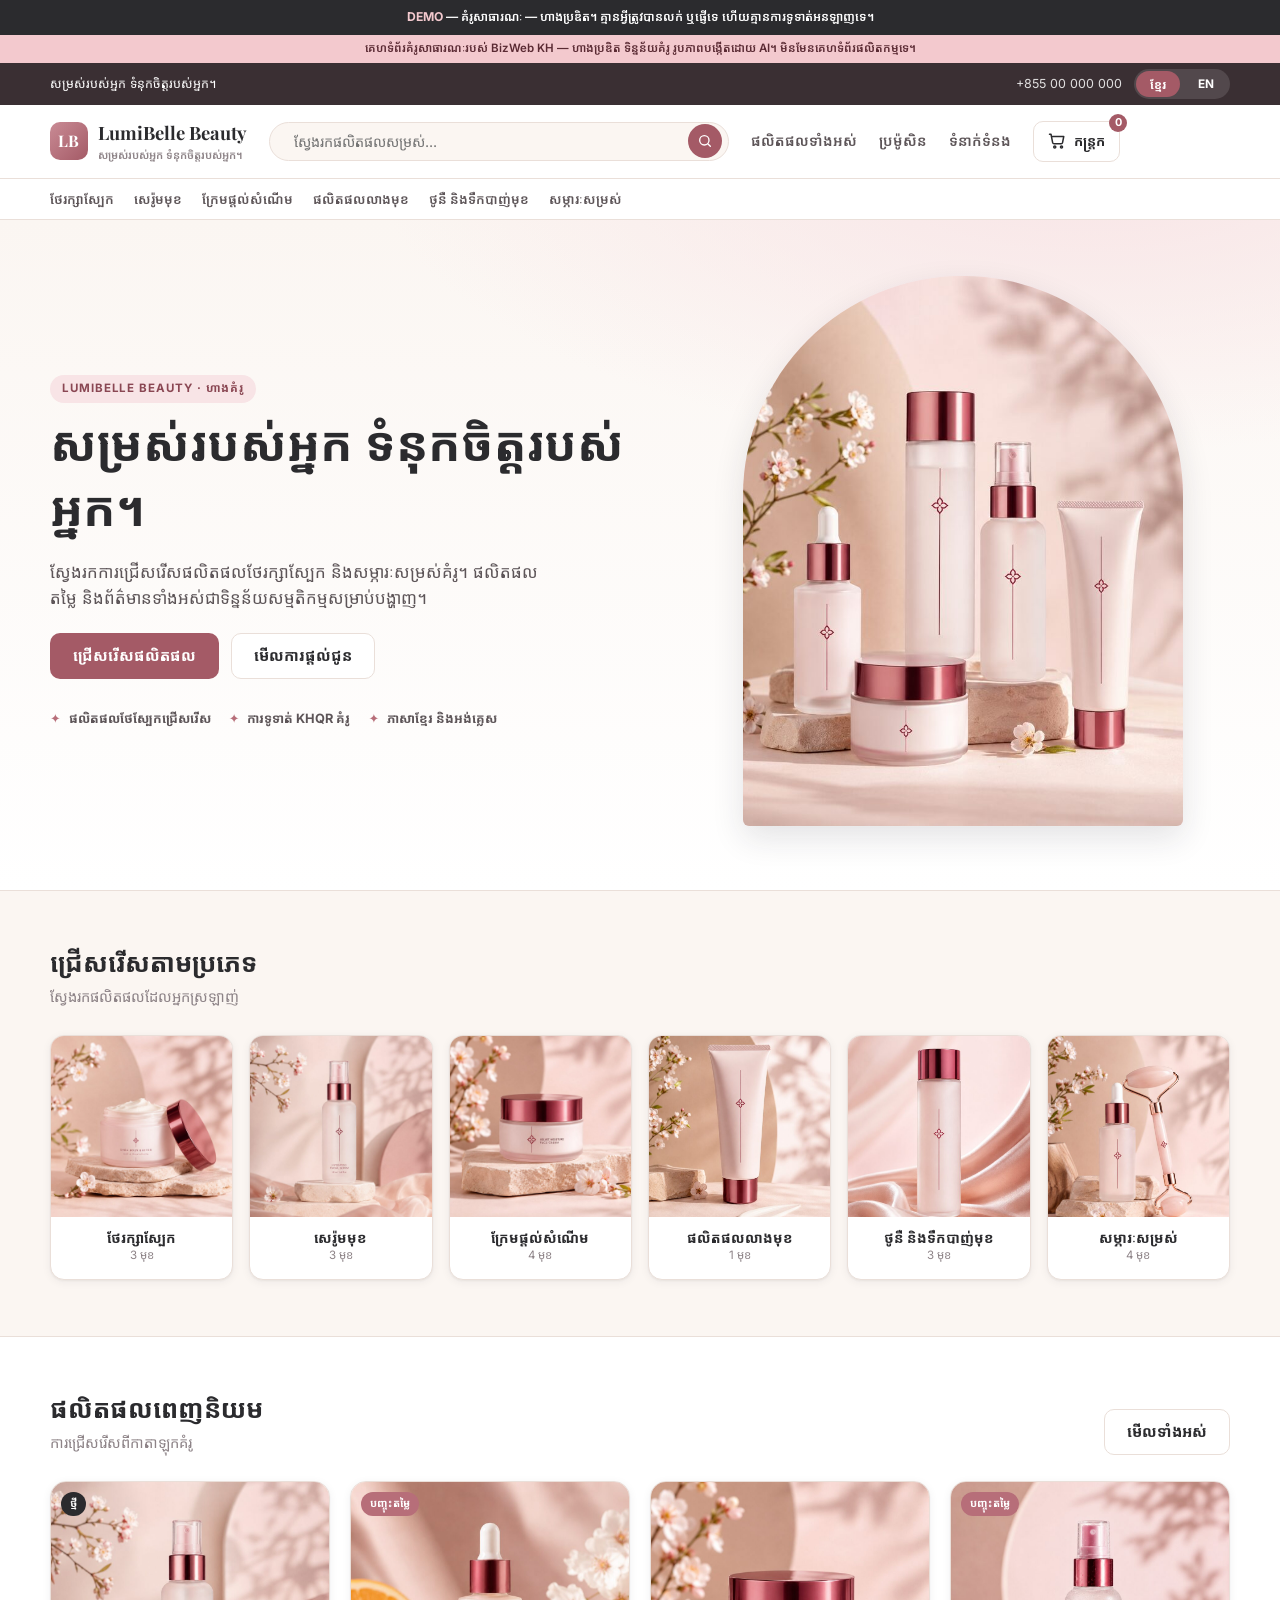
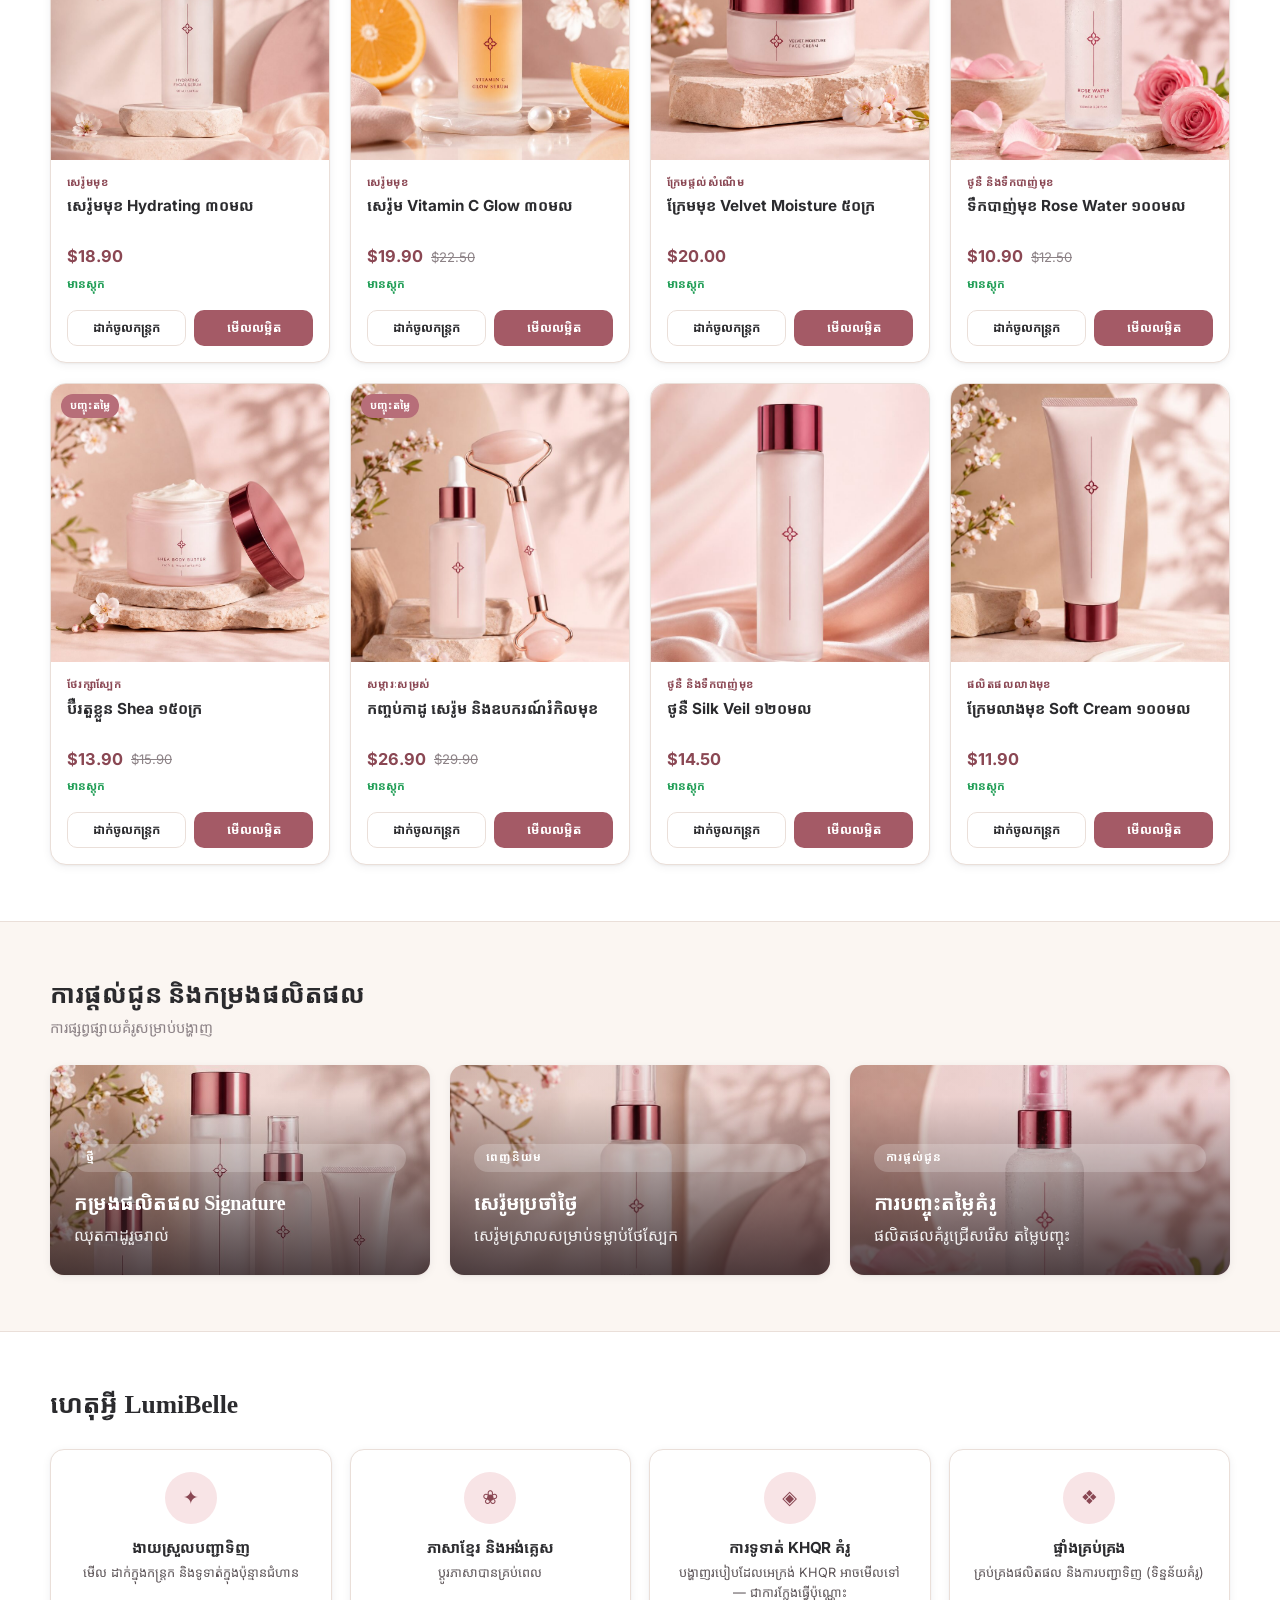
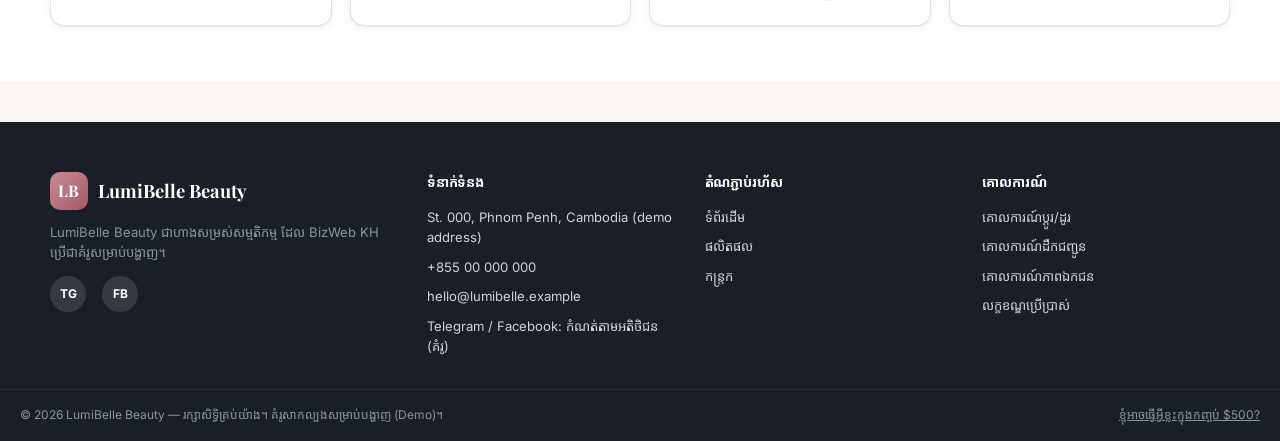
<file: index.html>
<!DOCTYPE html>
<html lang="km">
<head>
<meta charset="UTF-8">
<meta name="viewport" content="width=device-width, initial-scale=1.0">
<title>LumiBelle Beauty — Your Beauty, Your Confidence. (Demo)</title>
<link rel="icon" href="data:image/svg+xml,%3Csvg xmlns='http://www.w3.org/2000/svg' viewBox='0 0 64 64'%3E%3Cdefs%3E%3ClinearGradient id='g' x1='0' y1='0' x2='1' y2='1'%3E%3Cstop offset='0' stop-color='%23c98b95'/%3E%3Cstop offset='1' stop-color='%23a45a66'/%3E%3C/linearGradient%3E%3C/defs%3E%3Crect width='64' height='64' rx='16' fill='url(%23g)'/%3E%3Ctext x='32' y='43' font-size='28' font-weight='700' text-anchor='middle' font-family='Georgia,serif' fill='white'%3ELB%3C/text%3E%3C/svg%3E">
<meta name="theme-color" content="#a45a66">
<meta name="description" content="LumiBelle Beauty — fictional skincare and cosmetics demo store by BizWeb KH. Simulated checkout, no real payments.">
<meta name="robots" content="noindex">
<link rel="stylesheet" href="css/style.css">
</head>
<body>

<div id="site-header" data-root="" data-active="home"></div>

<section class="hero">
  <div class="container">
    <div>
      <span class="eyebrow" data-i18n="hero_eyebrow">LumiBelle Beauty · Demo store</span>
      <h1 data-i18n="hero_title">Your Beauty, Your Confidence.</h1>
      <p class="lead" data-i18n="hero_desc">Explore a curated sample collection of skincare and beauty essentials. All products, prices and details are fictional demo data.</p>
      <div class="hero-cta">
        <a href="shop/index.html" class="btn btn-primary" data-i18n="hero_shop_now">Shop the Collection</a>
        <a href="shop/index.html?promo=1" class="btn btn-outline" data-i18n="hero_view_promo">View Offers</a>
      </div>
      <div class="hero-badges">
        <div class="badge-item"><span data-i18n="hero_badge_secure">Curated skincare</span></div>
        <div class="badge-item"><span data-i18n="hero_badge_khqr">Demo KHQR checkout</span></div>
        <div class="badge-item"><span data-i18n="hero_badge_support">Khmer &amp; English</span></div>
      </div>
    </div>
    <div class="hero-art">
      <div class="arch"><img src="images/collection-set.jpg" alt="LumiBelle Beauty sample skincare collection" width="440" height="550"></div>
    </div>
  </div>
</section>

<section class="section">
  <div class="container">
    <div class="section-head">
      <div>
        <h2 data-i18n="sec_categories">Shop by Category</h2>
        <p class="sub" data-i18n="sec_categories_sub">Find your next favourite</p>
      </div>
    </div>
    <div class="grid-cats" id="cat-grid"></div>
  </div>
</section>

<section class="section" style="background:#fff;border-top:1px solid var(--line);border-bottom:1px solid var(--line);">
  <div class="container">
    <div class="section-head">
      <div>
        <h2 data-i18n="sec_featured">Featured Products</h2>
        <p class="sub" data-i18n="sec_featured_sub">A curated selection from the demo catalogue</p>
      </div>
      <a href="shop/index.html" class="btn btn-outline" data-i18n="sec_view_all">View All</a>
    </div>
    <div class="grid-products" id="featured-grid"></div>
  </div>
</section>

<section class="section">
  <div class="container">
    <div class="section-head">
      <div>
        <h2 data-i18n="sec_promo">Offers &amp; Collections</h2>
        <p class="sub" data-i18n="sec_promo_sub">Sample promotions for demonstration</p>
      </div>
    </div>
    <div class="promo-grid">
      <a href="shop/index.html?cat=essentials" class="promo-card p1">
        <span class="eyebrow" data-i18n="promo1_tag">New</span>
        <h3 data-i18n="promo1_title">Signature Collection</h3>
        <p style="color:#fff;opacity:.9;margin:0;" data-i18n="promo1_desc">Gift-ready sets</p>
      </a>
      <a href="shop/index.html?cat=serum" class="promo-card p2">
        <span class="eyebrow" data-i18n="promo2_tag">Popular</span>
        <h3 data-i18n="promo2_title">Daily Serums</h3>
        <p style="color:#fff;opacity:.9;margin:0;" data-i18n="promo2_desc">Lightweight serums for your routine</p>
      </a>
      <a href="shop/index.html?sale=1" class="promo-card p3">
        <span class="eyebrow" data-i18n="promo3_tag">Offers</span>
        <h3 data-i18n="promo3_title">Sample offers</h3>
        <p style="color:#fff;opacity:.9;margin:0;" data-i18n="promo3_desc">Selected demo items at sale prices</p>
      </a>
    </div>
  </div>
</section>

<section class="section" style="background:#fff;border-top:1px solid var(--line);">
  <div class="container">
    <div class="section-head"><h2 data-i18n="sec_why">Why LumiBelle</h2></div>
    <div class="trust-grid">
      <div class="trust-item"><div class="icon">✦</div><h4 data-i18n="why1_title">Easy ordering</h4><p data-i18n="why1_desc">Browse, add to cart and check out in a few steps</p></div>
      <div class="trust-item"><div class="icon">❀</div><h4 data-i18n="why2_title">Khmer &amp; English</h4><p data-i18n="why2_desc">Switch language at any time</p></div>
      <div class="trust-item"><div class="icon">◈</div><h4 data-i18n="why3_title">Demo KHQR checkout</h4><p data-i18n="why3_desc">Shows how a KHQR payment screen could look — simulated only</p></div>
      <div class="trust-item"><div class="icon">❖</div><h4 data-i18n="why4_title">Admin dashboard</h4><p data-i18n="why4_desc">Manage products and orders (demo data)</p></div>
    </div>
  </div>
</section>

<div id="site-footer" data-root=""></div>

<script src="js/i18n.js"></script>
<script src="js/config.js"></script>
<script src="js/data.js"></script>
<script src="js/app.js"></script>
<script src="js/layout.js"></script>
<script>
document.addEventListener("DOMContentLoaded", ()=>{
  // categories (photo cards)
  const catGrid = document.getElementById("cat-grid");
  CATEGORIES.forEach(c=>{
    const count = PRODUCTS.filter(p=>p.category===c.id).length;
    const a = document.createElement("a");
    a.href = "shop/index.html?cat="+c.id;
    a.className = "cat-card";
    a.innerHTML = `<div class="cimg"><img src="${c.cover}" alt="" loading="lazy"></div><div class="ctext"><div class="name" data-i18n="${c.key}"></div><div class="count">${count} <span data-i18n="items_word">items</span></div></div>`;
    catGrid.appendChild(a);
  });

  // featured products (first 8)
  const featured = document.getElementById("featured-grid");
  FEATURED().forEach(p=> featured.appendChild(renderProductCard(p)));

  applyI18n();
});

const FEATURED_IDS = ["LB001","LB002","LB008","LB006","LB014","LB016","LB005","LB007"];
function FEATURED(){ return FEATURED_IDS.map(id=>PRODUCTS.find(p=>p.id===id)).filter(Boolean); }
function renderProductCard(p){
  const wrap = document.createElement("div");
  wrap.className = "product-card";
  const badge = badgeLabel(p.badge);
  const stock = stockInfo(p.stock);
  const name = getLang()==="km" ? p.nameKm : p.name;
  wrap.innerHTML = `
    <a href="product/index.html?id=${p.id}" class="thumb">
      <img src="${imgSrc(p.img)}" alt="${p.name}" loading="lazy">
      ${badge ? `<span class="tag ${badge.cls}">${badge.text}</span>` : ""}
    </a>
    <div class="body">
      <span class="cat" data-i18n="cat_${p.category}"></span>
      <a href="product/index.html?id=${p.id}" class="title">${name}</a>
      <div class="price-row">
        <span class="price">${money(p.sale || p.price)}</span>
        ${p.sale ? `<span class="price-old">${money(p.price)}</span>` : ""}
      </div>
      <span class="stock ${stock.cls}">${stock.text}</span>
    </div>
    <div class="actions">
      <button class="btn btn-outline" onclick="addToCart('${p.id}',1); this.textContent='✓'; setTimeout(()=>{this.innerHTML=t('add_to_cart')},1200)" ${p.stock<=0?'disabled':''} data-i18n="add_to_cart"></button>
      <a href="product/index.html?id=${p.id}" class="btn btn-primary" data-i18n="view_details"></a>
    </div>`;
  return wrap;
}
document.addEventListener("langchanged", ()=>{
  const featured = document.getElementById("featured-grid");
  if (featured){ featured.innerHTML=""; FEATURED().forEach(p=> featured.appendChild(renderProductCard(p))); applyI18n(); }
  const catGrid = document.getElementById("cat-grid");
  if (catGrid) applyI18n();
});
</script>
</body>
</html>
</file>
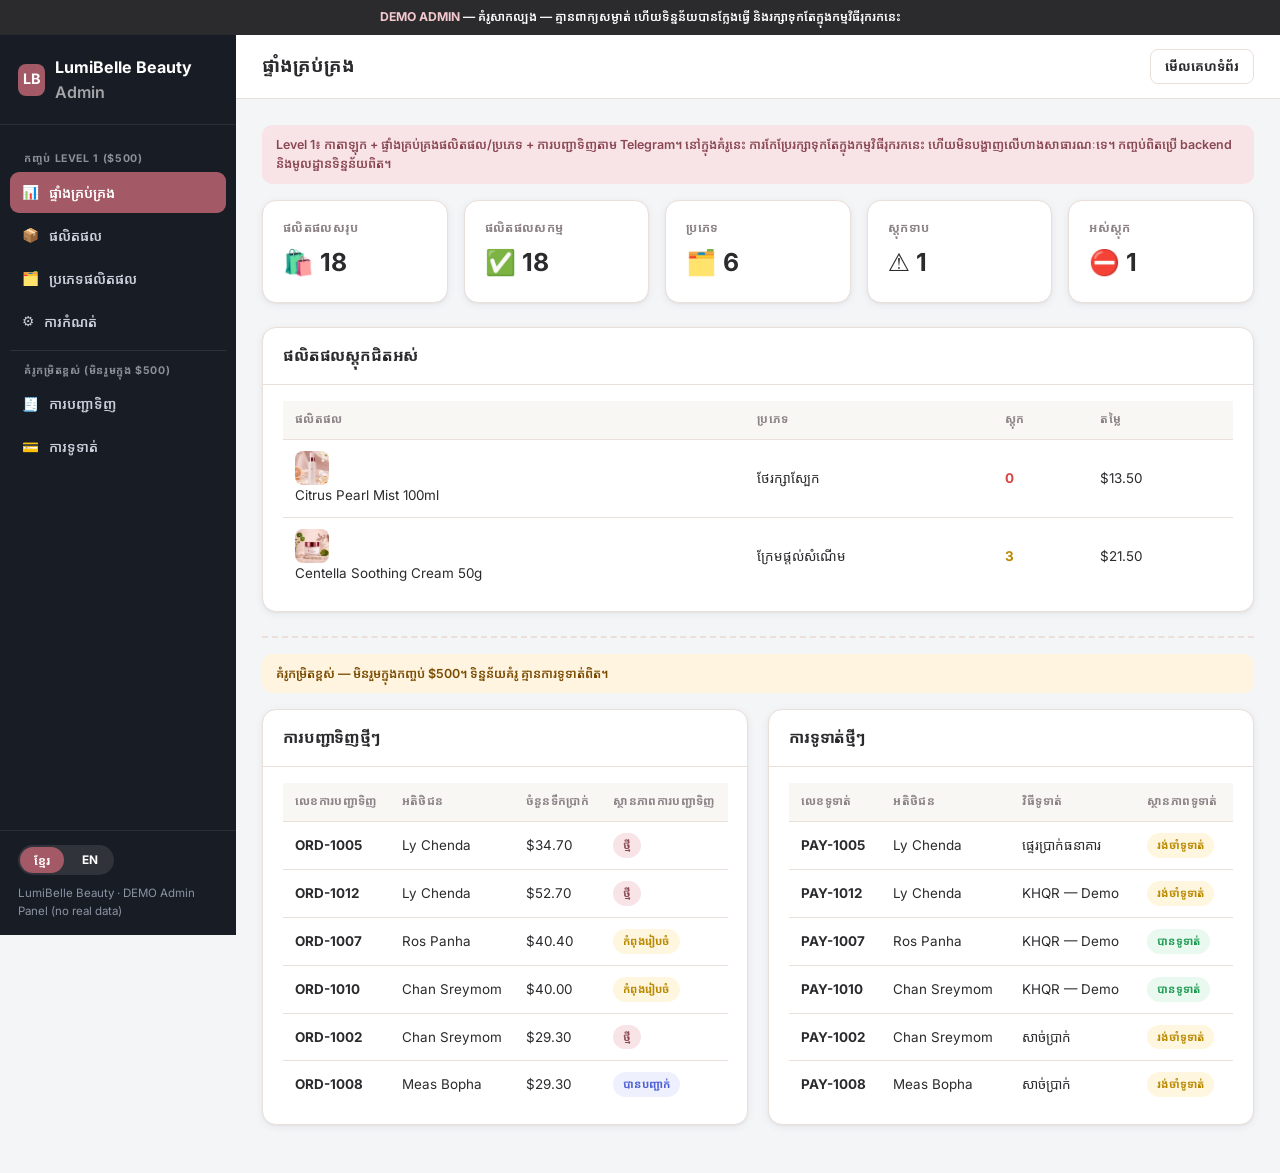
<file: admin/index.html>
<!DOCTYPE html>
<html lang="km">
<head>
<meta charset="UTF-8">
<meta name="viewport" content="width=device-width, initial-scale=1.0">
<title>Admin Dashboard — LumiBelle Beauty Demo</title>
<link rel="icon" href="data:image/svg+xml,%3Csvg xmlns='http://www.w3.org/2000/svg' viewBox='0 0 64 64'%3E%3Cdefs%3E%3ClinearGradient id='g' x1='0' y1='0' x2='1' y2='1'%3E%3Cstop offset='0' stop-color='%23c98b95'/%3E%3Cstop offset='1' stop-color='%23a45a66'/%3E%3C/linearGradient%3E%3C/defs%3E%3Crect width='64' height='64' rx='16' fill='url(%23g)'/%3E%3Ctext x='32' y='43' font-size='28' font-weight='700' text-anchor='middle' font-family='Georgia,serif' fill='white'%3ELB%3C/text%3E%3C/svg%3E">
<meta name="theme-color" content="#a45a66">
<meta name="description" content="LumiBelle Beauty — fictional skincare and cosmetics demo store by BizWeb KH. Level 1 catalog + Telegram ordering demo.">
<meta name="robots" content="noindex">
<link rel="stylesheet" href="../css/style.css">
</head>
<body>

<div class="demo-banner"><b>DEMO ADMIN</b> — <span data-i18n="admin_login_note">Demo mode - no password required</span></div>

<div class="admin-shell">
  <aside class="admin-sidebar" id="admin-sidebar">
    <div class="brand">
      <span class="mark">LB</span>
      <span>LumiBelle Beauty <span style="opacity:.6;font-weight:600;">Admin</span></span>
    </div>
    <nav class="admin-nav" id="admin-nav">
      <div class="nav-group" data-i18n="adm_group_l1">Level 1 — $500 package</div>
      <button data-panel="dashboard" class="active">📊 <span data-i18n="admin_dashboard">Dashboard</span></button>
      <button data-panel="products">📦 <span data-i18n="admin_products">Products</span></button>
      <button data-panel="categories">🗂️ <span data-i18n="admin_categories">Categories</span></button>
      <button data-panel="settings">⚙️ <span data-i18n="admin_settings">Settings</span></button>
      <div class="nav-group adv" data-i18n="adm_group_adv">Advanced demo (not in $500)</div>
      <button data-panel="orders">🧾 <span data-i18n="admin_orders">Orders</span></button>
      <button data-panel="payments">💳 <span data-i18n="admin_payments">Payments</span></button>
    </nav>
    <div class="foot">
      <div class="lang-switch" style="margin-bottom:10px;background:rgba(255,255,255,.1);width:fit-content;">
        <button data-lang="km">ខ្មែរ</button><button data-lang="en">EN</button>
      </div>
      LumiBelle Beauty · DEMO Admin Panel (no real data)
    </div>
  </aside>

  <div class="admin-main">
    <div class="admin-topbar">
      <div class="flex items-center gap-12">
        <button class="icon-btn show-mobile" id="sidebar-toggle">☰</button>
        <h2 id="panel-title" data-i18n="admin_dashboard">Dashboard</h2>
      </div>
      <a href="../index.html" class="btn btn-outline btn-sm" data-i18n="admin_view_site">View Website</a>
    </div>
    <div class="admin-content" id="admin-content">

      <!-- ================= DASHBOARD ================= -->
      <section id="panel-dashboard" class="admin-panel-section">
        <div class="admin-note" data-i18n="adm_l1_note">Level 1 note</div>
        <div class="kpi-grid" id="kpi-grid"></div>
        <div class="admin-panel">
          <div class="panel-head"><h3 data-i18n="low_stock">Low Stock Products</h3></div>
          <div class="panel-body table-scroll"><table class="data-table" id="dash-lowstock"><thead></thead><tbody></tbody></table></div>
        </div>
        <div class="adv-section">
          <div class="admin-note adv" data-i18n="adm_adv_note">Advanced demonstration</div>
          <div class="two-col">
            <div class="admin-panel">
              <div class="panel-head"><h3 data-i18n="recent_orders">Recent Orders</h3></div>
              <div class="panel-body table-scroll"><table class="data-table" id="dash-orders"><thead></thead><tbody></tbody></table></div>
            </div>
            <div class="admin-panel">
              <div class="panel-head"><h3 data-i18n="recent_payments">Recent Payments</h3></div>
              <div class="panel-body table-scroll"><table class="data-table" id="dash-payments"><thead></thead><tbody></tbody></table></div>
            </div>
          </div>
        </div>
      </section>

      <!-- ================= PRODUCTS ================= -->
      <section id="panel-products" class="admin-panel-section admin-hidden">
        <div class="admin-panel">
          <div class="panel-head">
            <div class="flex items-center gap-12">
              <div class="search-mini">🔍<input type="text" id="pr-search" placeholder="Search products..." data-i18n-ph="search_ph_admin"></div>
              <select class="select-mini" id="pr-cat-filter"><option value="" data-i18n="filter_all_cat">All Categories</option></select>
            </div>
            <button class="btn btn-primary btn-sm" id="pr-add-btn" data-i18n="add_product">Add Product</button>
          </div>
          <div class="panel-body table-scroll"><table class="data-table" id="products-table"><thead></thead><tbody></tbody></table></div>
        </div>
      </section>

      <!-- ================= CATEGORIES ================= -->
      <section id="panel-categories" class="admin-panel-section admin-hidden">
        <div class="admin-panel">
          <div class="panel-head"><h3 data-i18n="admin_categories">Categories</h3><button class="btn btn-primary btn-sm" id="cat-add-btn" data-i18n="add_category">Add Category</button></div>
          <div class="panel-body table-scroll"><table class="data-table" id="categories-table"><thead></thead><tbody></tbody></table></div>
        </div>
      </section>

      <!-- ================= ORDERS ================= -->
      <section id="panel-orders" class="admin-panel-section admin-hidden">
        <div class="admin-note adv" data-i18n="adm_adv_note">Advanced</div>
        <div class="admin-panel">
          <div class="panel-head">
            <div class="flex items-center gap-12">
              <div class="search-mini">🔍<input type="text" id="or-search" placeholder="Search orders..." data-i18n-ph="search_ph_admin"></div>
              <select class="select-mini" id="or-status-filter"><option value="" data-i18n="f_all_status">All Status</option></select>
              <select class="select-mini" id="or-pay-filter"><option value="" data-i18n="f_all_payment">All Payment</option></select>
            </div>
          </div>
          <div class="panel-body table-scroll"><table class="data-table" id="orders-table"><thead></thead><tbody></tbody></table></div>
        </div>
      </section>

      <!-- ================= PAYMENTS ================= -->
      <section id="panel-payments" class="admin-panel-section admin-hidden">
        <div class="admin-note adv" data-i18n="adm_adv_note">Advanced</div>
        <div class="admin-panel">
          <div class="panel-head">
            <div class="flex items-center gap-12">
              <div class="search-mini">🔍<input type="text" id="pa-search" placeholder="Search payments..." data-i18n-ph="search_ph_admin"></div>
              <select class="select-mini" id="pa-method-filter"><option value="" data-i18n="f_all_methods">All Methods</option></select>
              <select class="select-mini" id="pa-status-filter"><option value="" data-i18n="f_all_status">All Status</option></select>
            </div>
          </div>
          <div class="panel-body table-scroll"><table class="data-table" id="payments-table"><thead></thead><tbody></tbody></table></div>
        </div>
      </section>

      <!-- ================= SETTINGS ================= -->
      <section id="panel-settings" class="admin-panel-section admin-hidden">
        <div class="admin-note" data-i18n="settings_tg_note">Settings note</div>
        <div class="two-col">
          <div class="form-card">
            <h3 data-i18n="settings_store_info">Store Information</h3>
            <div class="form-group" style="margin-bottom:12px;"><label>Store Name</label><input type="text" id="set-store-name" value="LumiBelle Beauty"></div>
            <div class="form-group" style="margin-bottom:12px;"><label data-i18n="settings_delivery_fee">Default Delivery Fee ($)</label><input type="number" id="set-delivery-fee" value="1.00" step="0.1"></div>
          </div>
          <div class="form-card">
            <h3 data-i18n="settings_contact">Contact</h3>
            <div class="form-group" style="margin-bottom:12px;"><label>Phone</label><input type="text" id="set-phone" value="+855 00 000 000"></div>
            <div class="form-group" style="margin-bottom:12px;"><label>Telegram</label><input type="text" id="set-telegram" value="" placeholder="@your_shop_username"></div>
            <div class="form-group" style="margin-bottom:12px;"><label>Facebook</label><input type="text" id="set-fb" value="" placeholder="facebook.com/your.page"></div>
          </div>
        </div>
        <div class="form-card">
          <h3><span data-i18n="settings_khqr_section">KHQR Settings</span> <span class="adv-tag" data-i18n="adm_group_adv">Advanced demo</span></h3>
          <div class="form-row">
            <div class="form-group"><label data-i18n="settings_khqr_merchant">Business / Merchant Name</label><input type="text" id="set-khqr-merchant" value="LumiBelle Beauty"></div>
            <div class="form-group"><label data-i18n="settings_khqr_provider">Payment Provider</label><input type="text" id="set-khqr-provider" value="Bakong KHQR (Not Connected)" disabled></div>
            <div class="form-group full">
              <label data-i18n="settings_khqr_status">KHQR Status</label>
              <span class="badge b-pending" style="width:fit-content;padding:8px 14px;" data-i18n="khqr_status_demo">Demo / Not Connected</span>
            </div>
          </div>
          <div class="future-note">⚠️ For the production system: this requires a licensed payment provider / bank API integration, secure backend, webhook payment verification, and transaction logging. No real credentials are used in this demo.</div>
        </div>
        <button class="btn btn-primary" id="settings-save-btn" data-i18n="save">Save</button>
      </section>

    </div>
  </div>
</div>

<!-- Generic modal -->
<div class="modal-backdrop admin-hidden" id="modal-backdrop">
  <div class="modal-box" id="modal-box"></div>
</div>

<script src="../js/i18n.js"></script>
<script src="../js/config.js"></script>
<script src="../js/data.js"></script>
<script src="../js/app.js"></script>
<script src="../js/admin.js"></script>
</body>
</html>
</file>
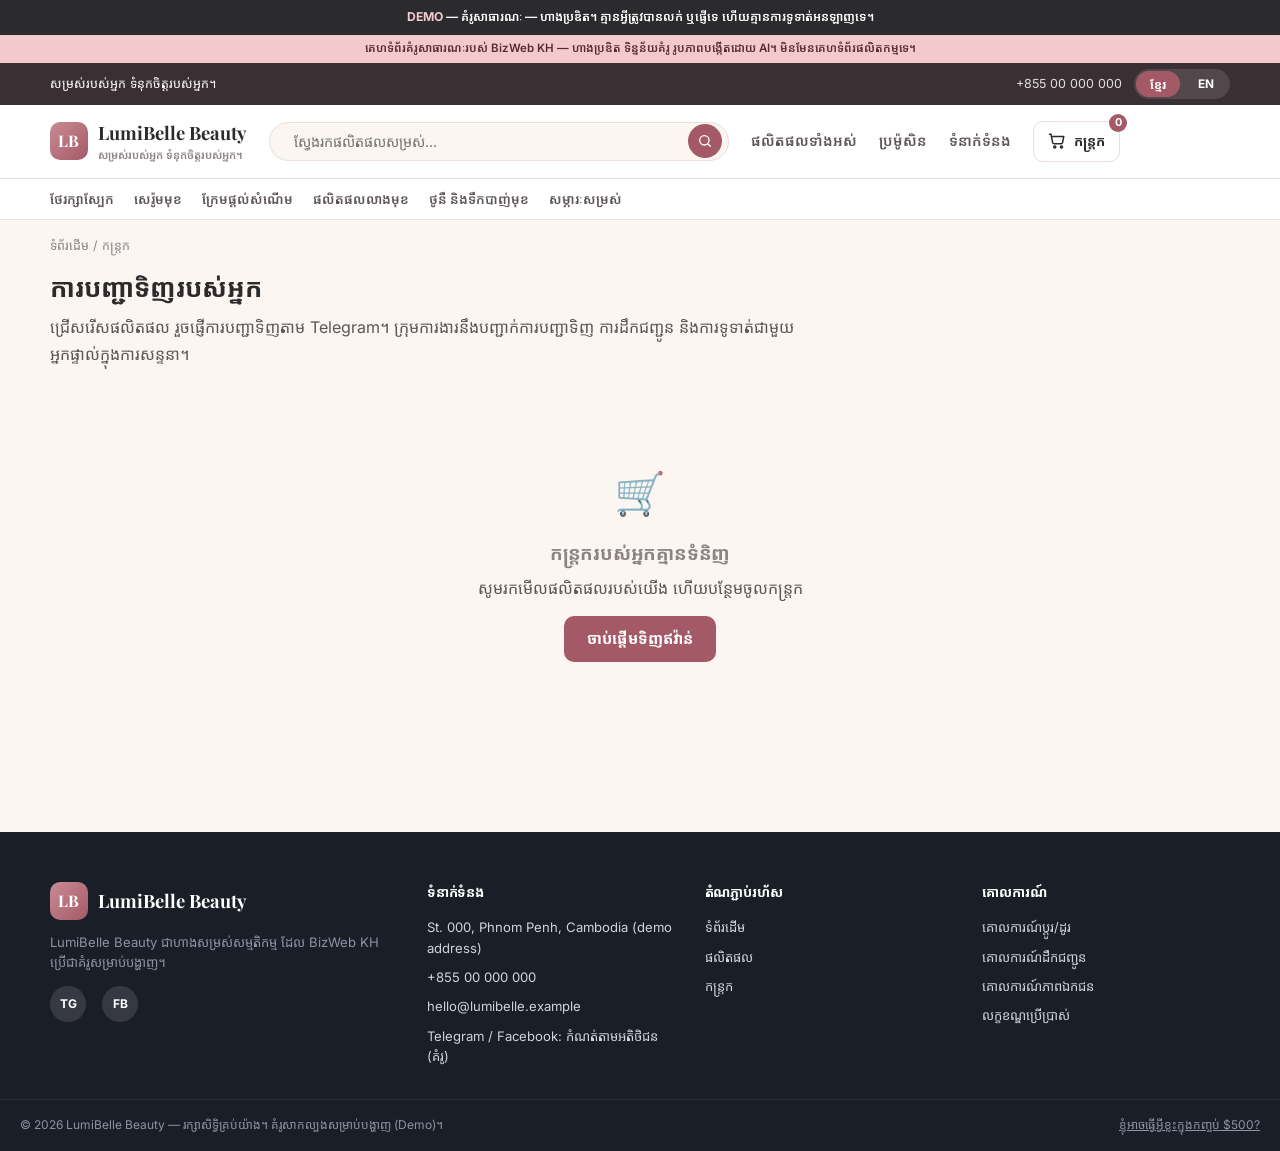
<file: cart/index.html>
<!DOCTYPE html>
<html lang="km">
<head>
<meta charset="UTF-8">
<meta name="viewport" content="width=device-width, initial-scale=1.0">
<title>Your Order — LumiBelle Beauty Demo</title>
<link rel="icon" href="data:image/svg+xml,%3Csvg xmlns='http://www.w3.org/2000/svg' viewBox='0 0 64 64'%3E%3Cdefs%3E%3ClinearGradient id='g' x1='0' y1='0' x2='1' y2='1'%3E%3Cstop offset='0' stop-color='%23c98b95'/%3E%3Cstop offset='1' stop-color='%23a45a66'/%3E%3C/linearGradient%3E%3C/defs%3E%3Crect width='64' height='64' rx='16' fill='url(%23g)'/%3E%3Ctext x='32' y='43' font-size='28' font-weight='700' text-anchor='middle' font-family='Georgia,serif' fill='white'%3ELB%3C/text%3E%3C/svg%3E">
<meta name="theme-color" content="#a45a66">
<meta name="description" content="LumiBelle Beauty — fictional skincare and cosmetics demo store by BizWeb KH. Order via Telegram, no online payment.">
<meta name="robots" content="noindex">
<link rel="stylesheet" href="../css/style.css">
</head>
<body>

<div id="site-header" data-root="../" data-active="cart"></div>

<div class="container">
  <div class="breadcrumb">
    <a href="../index.html" data-i18n="foot_link_home">Home</a> / <span data-i18n="cart_breadcrumb">Cart</span>
  </div>
</div>

<section class="container" style="padding-bottom:60px;">
  <h1 data-i18n="cart_title" style="font-size:1.6rem;margin-bottom:8px;">Your Order</h1>
  <p class="order-intro" data-i18n="ord_intro">Pick your products, then send your order on Telegram.</p>

  <div id="cart-has-items">
    <div class="cart-wrap">
      <div>
        <div id="cart-items"></div>
        <div style="margin-top:20px;">
          <a href="../shop/index.html" class="btn btn-outline" data-i18n="cart_continue">Continue Shopping</a>
        </div>
        <div class="order-form-card">
          <h3 data-i18n="ord_cust_title">Your details</h3>
          <div class="order-form-grid">
            <div class="form-group"><label for="o-name"><span data-i18n="ord_name">Name</span> <span class="req">*</span></label><input type="text" id="o-name" autocomplete="name"></div>
            <div class="form-group"><label for="o-contact"><span data-i18n="ord_contact">Phone / Telegram</span> <span class="req">*</span></label><input type="text" id="o-contact" autocomplete="tel"></div>
            <div class="form-group full"><label for="o-address" data-i18n="ord_address">Delivery location</label><input type="text" id="o-address" autocomplete="street-address"></div>
            <div class="form-group full"><label for="o-note" data-i18n="ord_note">Note</label><textarea id="o-note" rows="2"></textarea></div>
          </div>
        </div>
      </div>
      <div class="summary-card">
        <h3 style="margin-bottom:14px;" data-i18n="summary_title">Order Summary</h3>
        <div class="summary-row"><span data-i18n="summary_subtotal">Subtotal</span><span id="sum-subtotal"></span></div>
        <div class="summary-row"><span data-i18n="summary_delivery">Delivery Fee</span><span data-i18n="summary_delivery_calc" style="font-size:.78rem;color:var(--ink-faint);"></span></div>
        <div class="summary-row total"><span data-i18n="summary_total">Total</span><span id="sum-total"></span></div>

        <button type="button" class="btn btn-telegram btn-block" id="tg-send-btn">
          <svg viewBox="0 0 24 24" width="18" height="18" fill="currentColor" aria-hidden="true"><path d="M21.9 4.3 18.7 19.5c-.2 1-.9 1.3-1.7.8l-4.8-3.6-2.3 2.2c-.3.3-.5.5-1 .5l.4-4.9 8.9-8c.4-.3-.1-.5-.6-.2L6.6 13 1.9 11.5c-1-.3-1-1 .2-1.5L20.400 3.100c.9-.3 1.700.2 1.500 1.200z"/></svg>
          <span id="tg-label" data-i18n="ord_send_tg">Send order via Telegram</span>
        </button>
        <button type="button" class="btn btn-outline btn-block" id="copy-btn" style="margin-top:8px;" data-i18n="ord_copy">Copy order summary</button>
        <p class="order-help" data-i18n="ord_tg_help"></p>
        <p class="order-nopay" data-i18n="ord_no_pay"></p>

        <details class="order-other">
          <summary data-i18n="ord_or_other">Other options</summary>
          <button type="button" class="btn btn-outline btn-block" id="fb-btn" style="margin-top:8px;" data-i18n="ord_send_fb">Copy &amp; open Messenger</button>
          <p class="order-help" data-i18n="ord_fb_note"></p>
        </details>

        <div id="demo-result" class="demo-result" hidden role="status"></div>

        <details class="order-preview" open>
          <summary data-i18n="ord_preview">Message preview</summary>
          <pre id="order-preview-text" tabindex="0"></pre>
        </details>
        <p class="order-demo-contact" data-i18n="ord_demo_contact"></p>
      </div>
    </div>
    <p class="adv-link-row"><a href="../checkout/index.html" data-i18n="adv_link">View advanced payment demo (not in the $500 package)</a></p>
  </div>

  <div id="cart-empty" class="empty-state" style="display:none;">
    <div class="icon">🛒</div>
    <h3 data-i18n="cart_empty_title">Your cart is empty</h3>
    <p data-i18n="cart_empty_desc">Browse our products and add items to your cart</p>
    <a href="../shop/index.html" class="btn btn-primary" data-i18n="cart_shop_now">Start Shopping</a>
  </div>
</section>

<div id="site-footer" data-root="../"></div>

<script src="../js/i18n.js"></script>
<script src="../js/config.js"></script>
<script src="../js/data.js"></script>
<script src="../js/app.js"></script>
<script src="../js/layout.js"></script>
<script src="../js/order.js"></script>
<script>
function render(){
  const items = cartDetailed();
  document.getElementById("cart-has-items").style.display = items.length ? "block" : "none";
  document.getElementById("cart-empty").style.display = items.length ? "none" : "block";
  if (!items.length){ applyI18n(); return; }

  const list = document.getElementById("cart-items");
  list.innerHTML = "";
  items.forEach(i=>{
    const p = i.product;
    const name = getLang()==="km" ? p.nameKm : p.name;
    const row = document.createElement("div");
    row.className = "cart-item";
    row.innerHTML = `
      <img src="${imgSrc(p.img)}" alt="${p.name}">
      <div>
        <div class="name">${name}</div>
        <div class="cat" data-i18n="cat_${p.category}"></div>
        <div class="price">${money(p.sale||p.price)}</div>
      </div>
      <div class="qty-selector">
        <button class="q-minus">−</button>
        <input type="text" value="${i.qty}" readonly>
        <button class="q-plus">+</button>
      </div>
      <div style="text-align:right;">
        <div style="font-weight:800;">${money((p.sale||p.price)*i.qty)}</div>
        <button class="remove" data-i18n="delete">Remove</button>
      </div>`;
    row.querySelector(".q-minus").onclick = ()=>{ setCartQty(p.id, Math.max(1,i.qty-1)); render(); };
    row.querySelector(".q-plus").onclick = ()=>{ setCartQty(p.id, i.qty+1); render(); };
    row.querySelector(".remove").onclick = ()=>{ removeFromCart(p.id); render(); };
    list.appendChild(row);
  });

  const subtotal = cartSubtotal();
  document.getElementById("sum-subtotal").textContent = money(subtotal);
  document.getElementById("sum-total").textContent = money(subtotal);
  applyI18n();
  updatePreview();
}
function updatePreview(){
  const items = cartDetailed();
  const pre = document.getElementById("order-preview-text");
  if (pre) pre.textContent = items.length ? buildOrderSummaryText(getCustomerInfo(), items) : "";
}
document.addEventListener("DOMContentLoaded", ()=>{
  render();
  if (lbIsDemoMode()){
    document.getElementById("tg-label").setAttribute("data-i18n","ord_send_tg_demo");
    document.getElementById("fb-btn").setAttribute("data-i18n","ord_send_fb_demo");
    applyI18n();
  }
  ["o-name","o-contact","o-address","o-note"].forEach(id=> document.getElementById(id).addEventListener("input", updatePreview));
  document.getElementById("tg-send-btn").onclick = sendViaTelegram;
  document.getElementById("copy-btn").onclick = copySummaryOnly;
  document.getElementById("fb-btn").onclick = sendViaMessenger;
});
document.addEventListener("langchanged", ()=>{ render(); const b=document.getElementById("demo-result"); if(b) b.hidden=true; });
</script>
</body>
</html>
</file>
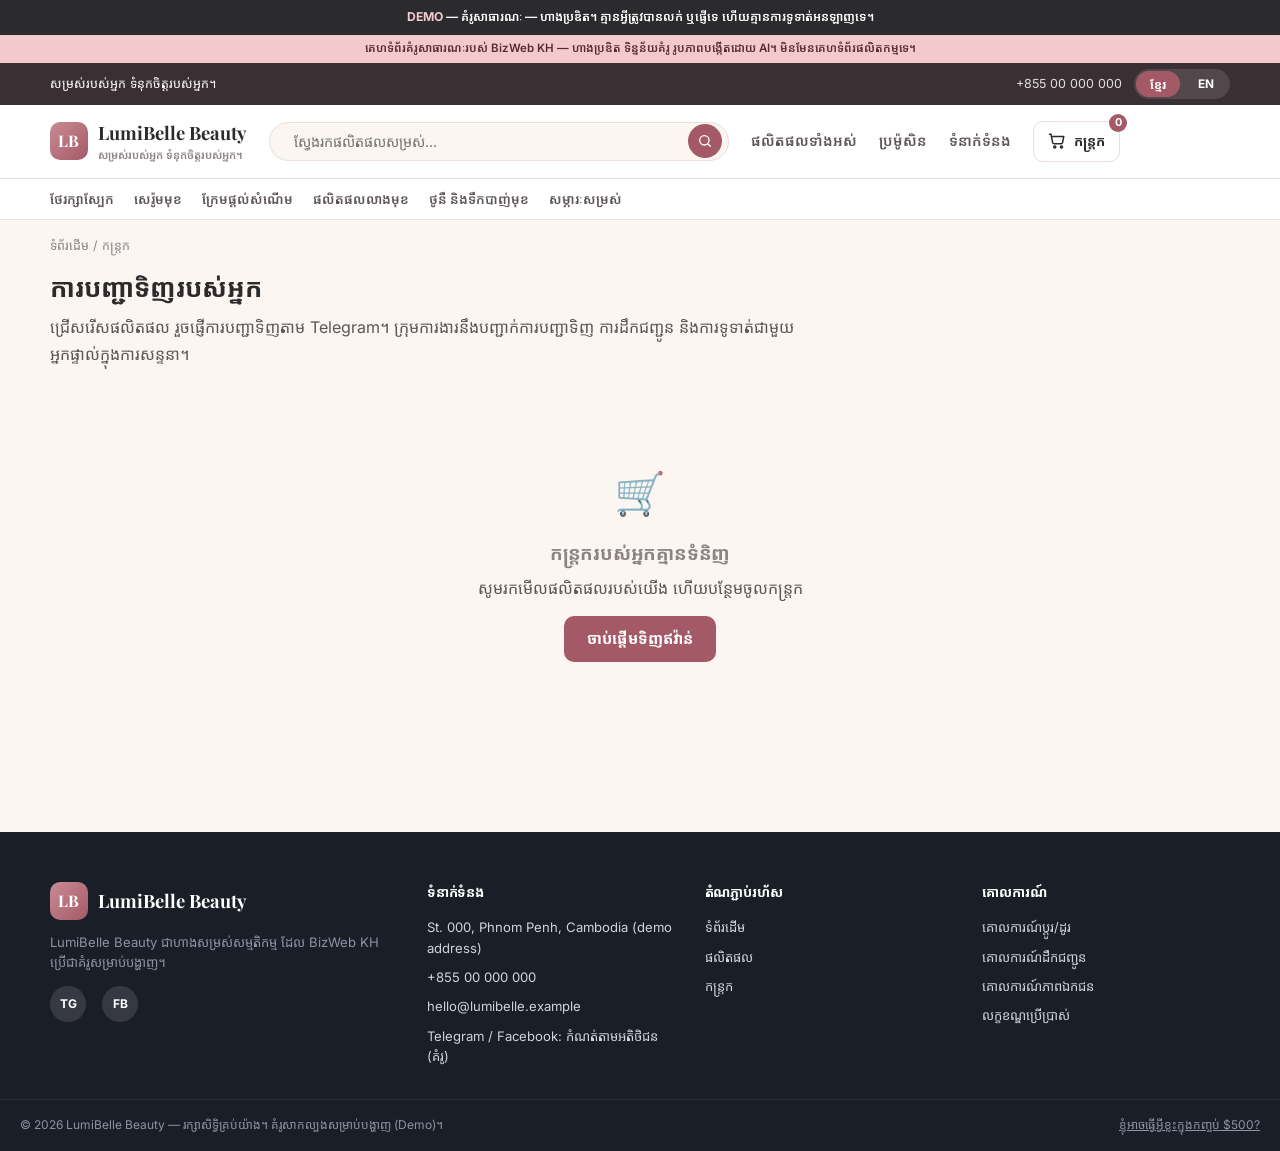
<file: checkout/index.html>
<!DOCTYPE html>
<html lang="km">
<head>
<meta charset="UTF-8">
<meta name="viewport" content="width=device-width, initial-scale=1.0">
<title>Checkout — LumiBelle Beauty Demo</title>
<link rel="icon" href="data:image/svg+xml,%3Csvg xmlns='http://www.w3.org/2000/svg' viewBox='0 0 64 64'%3E%3Cdefs%3E%3ClinearGradient id='g' x1='0' y1='0' x2='1' y2='1'%3E%3Cstop offset='0' stop-color='%23c98b95'/%3E%3Cstop offset='1' stop-color='%23a45a66'/%3E%3C/linearGradient%3E%3C/defs%3E%3Crect width='64' height='64' rx='16' fill='url(%23g)'/%3E%3Ctext x='32' y='43' font-size='28' font-weight='700' text-anchor='middle' font-family='Georgia,serif' fill='white'%3ELB%3C/text%3E%3C/svg%3E">
<meta name="theme-color" content="#a45a66">
<meta name="description" content="LumiBelle Beauty — fictional skincare and cosmetics demo store by BizWeb KH. Simulated checkout, no real payments.">
<meta name="robots" content="noindex">
<link rel="stylesheet" href="../css/style.css">
</head>
<body>

<div id="site-header" data-root="../" data-active="checkout"></div>
<div class="adv-banner" role="note"><b>ADVANCED DEMO</b> — <span data-i18n="adv_banner">Advanced E-Commerce demonstration — not included in the $500 Level 1 package</span></div>


<div class="container">
  <div class="breadcrumb">
    <a href="../index.html" data-i18n="foot_link_home">Home</a> /
    <a href="../cart/index.html" data-i18n="cart_breadcrumb">Cart</a> /
    <span data-i18n="checkout_breadcrumb">Checkout</span>
  </div>
</div>

<section class="container" style="padding-bottom:60px;">
  <h1 data-i18n="checkout_title" style="font-size:1.6rem;margin-bottom:20px;">Checkout</h1>

  <form id="checkout-form" class="checkout-wrap">
    <div>
      <div class="form-card">
        <h3>👤 <span data-i18n="ci_title">Customer Information</span></h3>
        <div class="form-row">
          <div class="form-group full">
            <label data-i18n="full_name">Full Name</label>
            <input type="text" id="c-name" required>
          </div>
          <div class="form-group">
            <label data-i18n="phone">Phone Number</label>
            <input type="tel" id="c-phone" required placeholder="0XX XXX XXX">
          </div>
          <div class="form-group">
            <label data-i18n="email_optional">Email (optional)</label>
            <input type="email" id="c-email">
          </div>
        </div>
      </div>

      <div class="form-card">
        <h3>🚚 <span data-i18n="di_title">Delivery Information</span></h3>
        <div class="form-row">
          <div class="form-group full">
            <label data-i18n="address">Address</label>
            <input type="text" id="c-address" required>
          </div>
          <div class="form-group full">
            <label data-i18n="province">Province / City</label>
            <select id="c-province" required></select>
          </div>
          <div class="form-group full">
            <label data-i18n="delivery_note">Delivery Note (optional)</label>
            <textarea id="c-note" rows="2"></textarea>
          </div>
        </div>
      </div>

      <div class="form-card">
        <h3>💳 <span data-i18n="pm_title">Payment Method</span></h3>

        <label class="pay-option recommended">
          <input type="radio" name="pm" value="khqr" checked>
          <span class="icon">📱</span>
          <span style="flex:1;">
            <span class="label" data-i18n="pm_khqr">Pay with KHQR<span class="pill recommend" data-i18n="recommended" style="margin-left:6px;"></span><span class="pill demo" data-i18n="demo" style="margin-left:4px;"></span></span>
            <div class="desc" data-i18n="pm_khqr_desc">Scan the QR and pay instantly from any bank or wallet app</div>
          </span>
        </label>

        <label class="pay-option">
          <input type="radio" name="pm" value="cod">
          <span class="icon">💵</span>
          <span style="flex:1;">
            <span class="label" data-i18n="pm_cod">Cash on Delivery (COD)</span>
            <div class="desc" data-i18n="pm_cod_desc">Pay with cash when your order arrives</div>
          </span>
        </label>

        <label class="pay-option">
          <input type="radio" name="pm" value="bank">
          <span class="icon">🏦</span>
          <span style="flex:1;">
            <span class="label" data-i18n="pm_bank">Bank Transfer<span class="pill demo" data-i18n="demo" style="margin-left:6px;"></span></span>
            <div class="desc" data-i18n="pm_bank_desc">Transfer to our store's bank account and send us the receipt</div>
          </span>
        </label>
      </div>
    </div>

    <div>
      <div class="summary-card">
        <h3 style="margin-bottom:12px;" data-i18n="order_summary">Order Summary</h3>
        <div id="mini-cart"></div>
        <div class="summary-row"><span data-i18n="summary_subtotal">Subtotal</span><span id="ck-subtotal"></span></div>
        <div class="summary-row"><span data-i18n="summary_delivery">Delivery Fee</span><span id="ck-delivery"></span></div>
        <div class="summary-row total"><span data-i18n="summary_total">Total</span><span id="ck-total"></span></div>
        <button type="submit" class="btn btn-primary btn-block" style="margin-top:14px;padding:14px;" data-i18n="place_order">Place Order & Pay</button>
        <p style="font-size:.72rem;color:var(--ink-faint);margin:12px 0 0;" data-i18n="checkout_secure_note">Your information is safe. This is a demo for presentation only.</p>
      </div>
    </div>
  </form>
</section>

<div id="site-footer" data-root="../"></div>

<script src="../js/i18n.js"></script>
<script src="../js/config.js"></script>
<script src="../js/data.js"></script>
<script src="../js/app.js"></script>
<script src="../js/layout.js"></script>
<script>
function render(){
  const items = cartDetailed();
  if (!items.length){ location.href = "../cart/index.html"; return; }

  const provinceSel = document.getElementById("c-province");
  provinceSel.innerHTML = PROVINCES.map(p=>`<option>${p}</option>`).join("");

  const mini = document.getElementById("mini-cart");
  mini.innerHTML = items.map(i=>{
    const name = getLang()==="km" ? i.product.nameKm : i.product.name;
    return `<div class="mini-cart-item"><span style="display:flex;align-items:center;gap:10px;min-width:0;"><img src="${imgSrc(i.product.img)}" alt=""><span>${name} <span class="q">×${i.qty}</span></span></span><span>${money((i.product.sale||i.product.price)*i.qty)}</span></div>`;
  }).join("");

  const subtotal = cartSubtotal();
  updateDeliveryFee();
  document.getElementById("ck-subtotal").textContent = money(subtotal);
  applyI18n();
}

function updateDeliveryFee(){
  const pm = document.querySelector('input[name="pm"]:checked').value;
  const subtotal = cartSubtotal();
  const delivery = pm==="cod" ? 1.5 : 1.0;
  document.getElementById("ck-delivery").textContent = money(delivery);
  document.getElementById("ck-total").textContent = money(subtotal+delivery);
  return delivery;
}

document.addEventListener("DOMContentLoaded", ()=>{
  render();
  document.querySelectorAll('input[name="pm"]').forEach(r=> r.addEventListener("change", ()=>{
    document.querySelectorAll(".pay-option").forEach(o=>o.classList.remove("recommended"));
    if (r.checked && r.value==="khqr") r.closest(".pay-option").classList.add("recommended");
    updateDeliveryFee();
  }));

  document.getElementById("checkout-form").addEventListener("submit", e=>{
    e.preventDefault();
    const name = document.getElementById("c-name").value.trim();
    const phone = document.getElementById("c-phone").value.trim();
    const address = document.getElementById("c-address").value.trim();
    if (!name || !phone || !address){ alert(t("field_required")); return; }

    const items = cartDetailed();
    const subtotal = cartSubtotal();
    const pm = document.querySelector('input[name="pm"]:checked').value;
    const delivery = updateDeliveryFee();
    const total = +(subtotal+delivery).toFixed(2);
    const order = {
      id: nextOrderId(),
      customer: name,
      phone,
      email: document.getElementById("c-email").value.trim(),
      province: document.getElementById("c-province").value,
      address,
      note: document.getElementById("c-note").value.trim(),
      items: items.map(i=>({id:i.product.id, name:i.product.name, nameKm:i.product.nameKm, qty:i.qty, price:i.product.sale||i.product.price, img:i.product.img})),
      subtotal: +subtotal.toFixed(2),
      delivery,
      total,
      payment: pm,
      paymentStatus: pm==="khqr" ? "pending" : "pending",
      status: "new",
      date: new Date().toISOString()
    };
    saveDemoOrder(order);

    if (pm === "khqr"){
      location.href = "../payment/index.html?order=" + order.id;
    } else {
      saveCart([]);
      location.href = "../order-success/index.html?order=" + order.id;
    }
  });
});
document.addEventListener("langchanged", render);
</script>
</body>
</html>
</file>
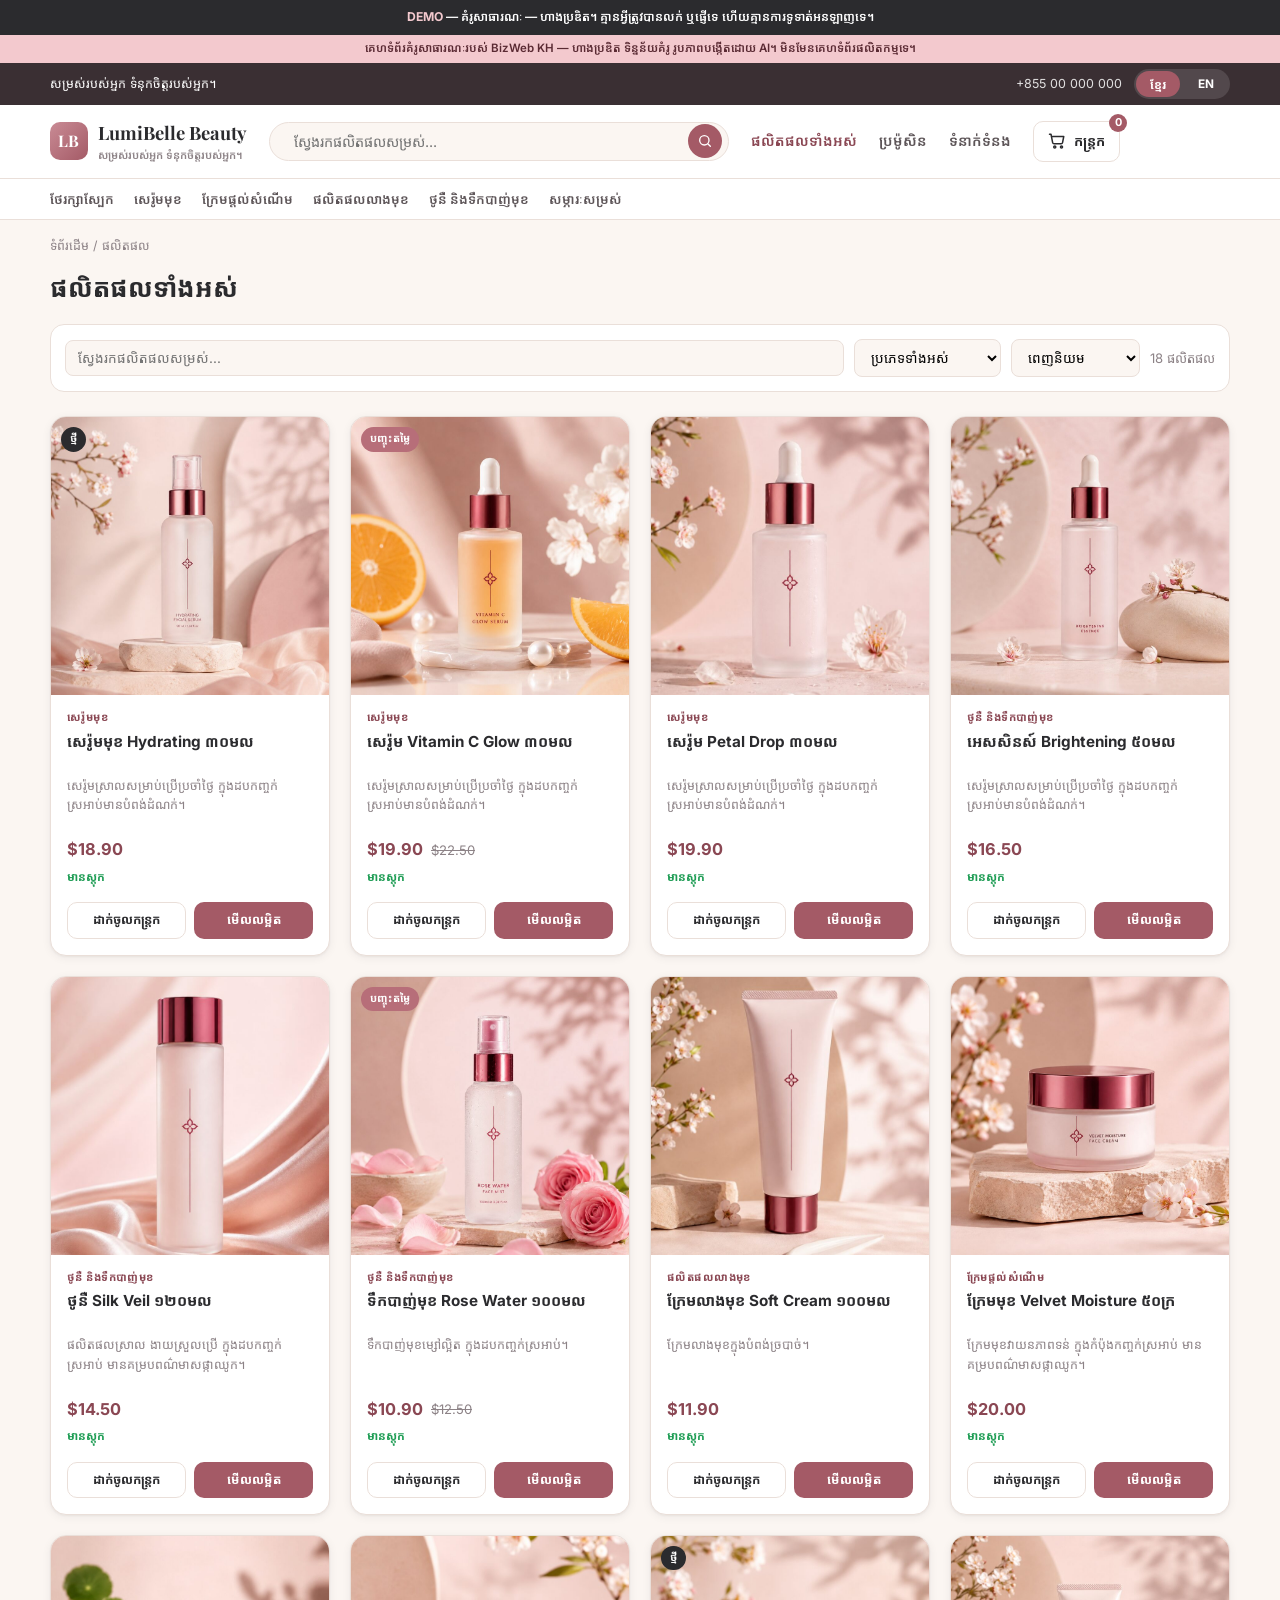
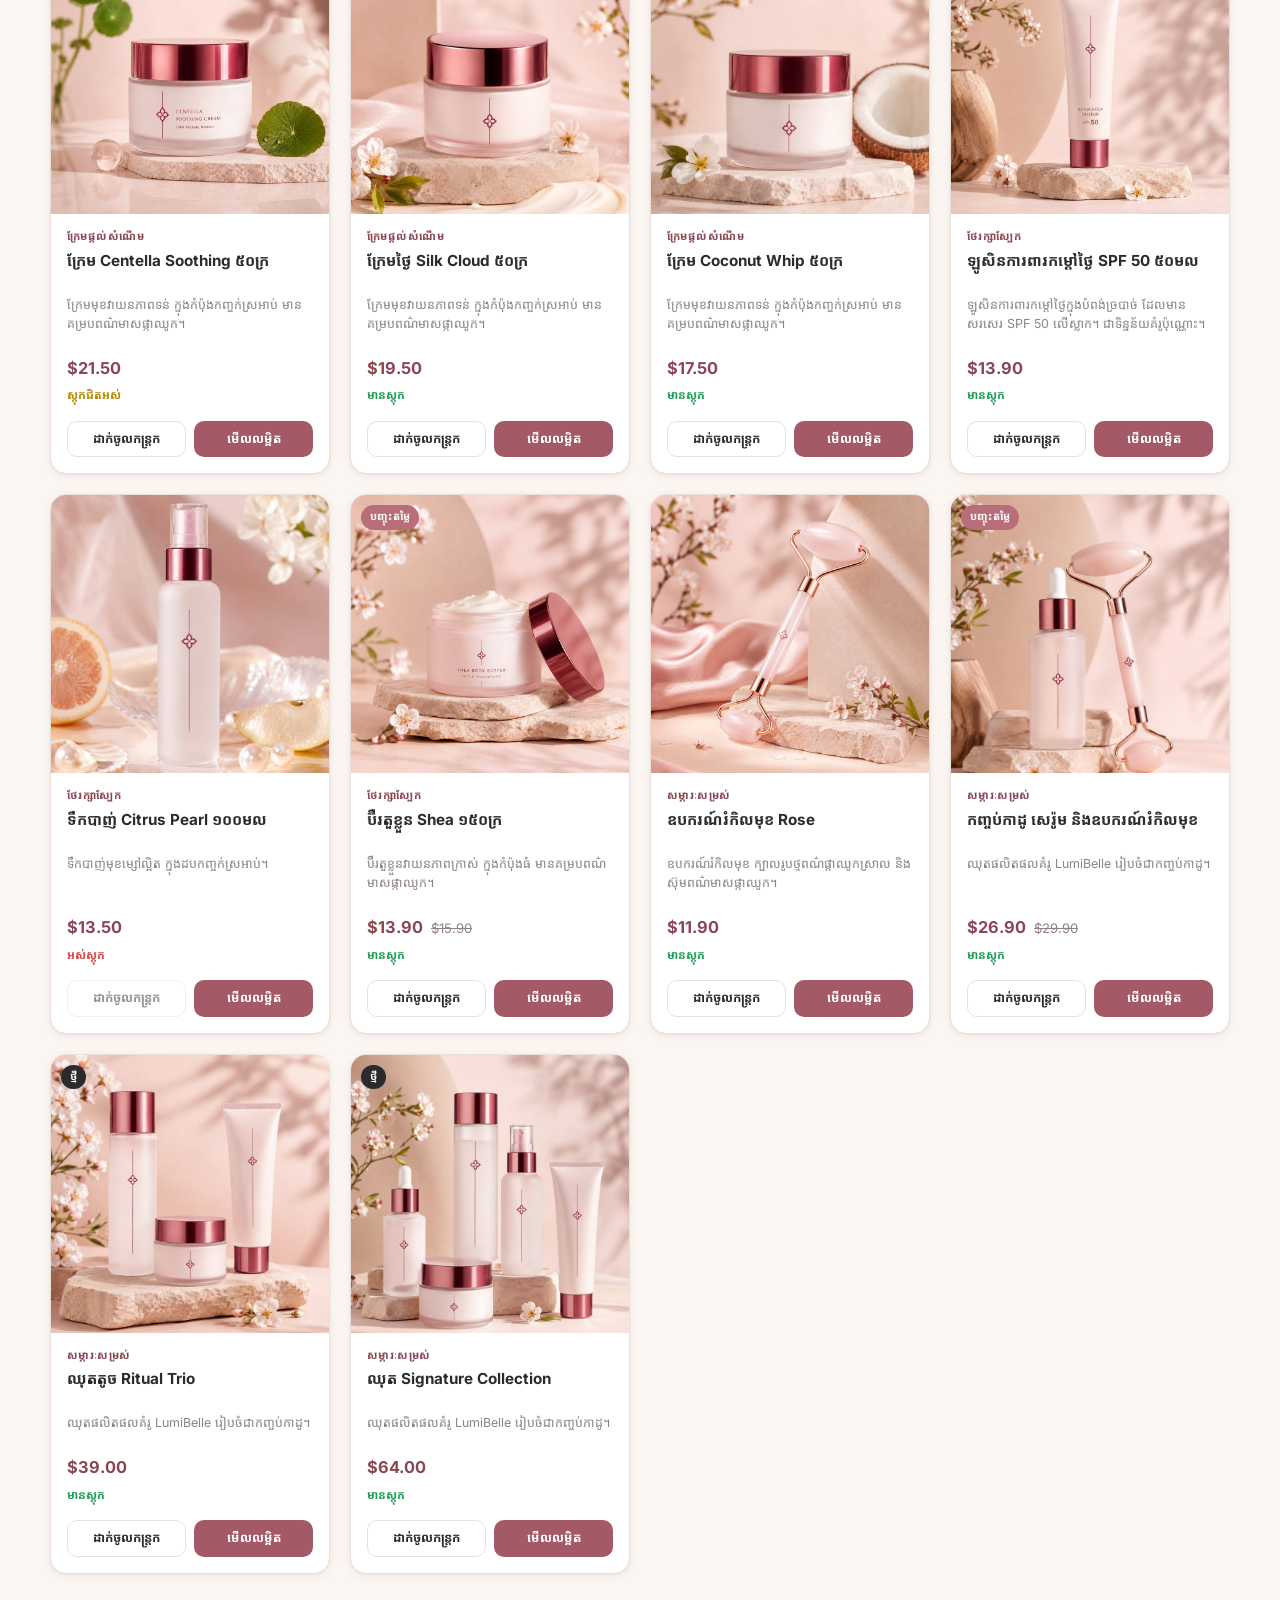
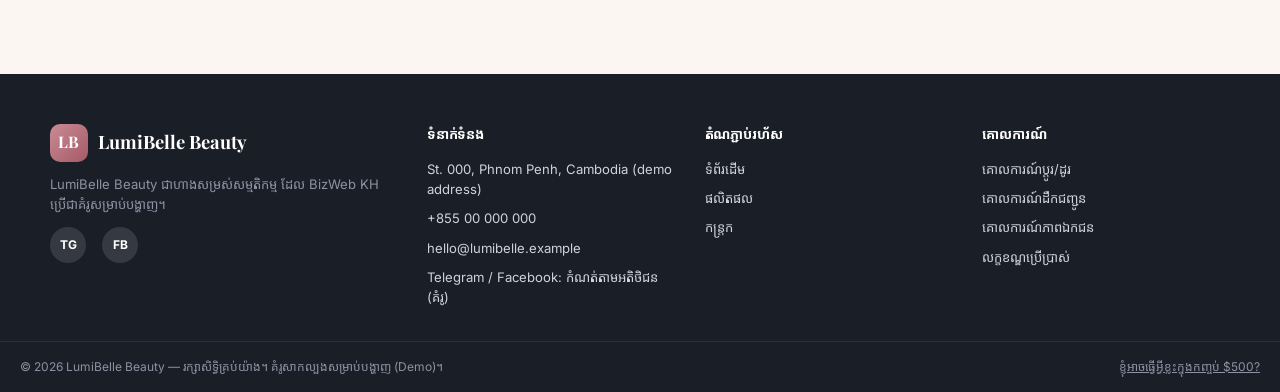
<file: order-success/index.html>
<!DOCTYPE html>
<html lang="km">
<head>
<meta charset="UTF-8">
<meta name="viewport" content="width=device-width, initial-scale=1.0">
<title>Order Confirmation — LumiBelle Beauty Demo</title>
<link rel="icon" href="data:image/svg+xml,%3Csvg xmlns='http://www.w3.org/2000/svg' viewBox='0 0 64 64'%3E%3Cdefs%3E%3ClinearGradient id='g' x1='0' y1='0' x2='1' y2='1'%3E%3Cstop offset='0' stop-color='%23c98b95'/%3E%3Cstop offset='1' stop-color='%23a45a66'/%3E%3C/linearGradient%3E%3C/defs%3E%3Crect width='64' height='64' rx='16' fill='url(%23g)'/%3E%3Ctext x='32' y='43' font-size='28' font-weight='700' text-anchor='middle' font-family='Georgia,serif' fill='white'%3ELB%3C/text%3E%3C/svg%3E">
<meta name="theme-color" content="#a45a66">
<meta name="description" content="LumiBelle Beauty — fictional skincare and cosmetics demo store by BizWeb KH. Simulated checkout, no real payments.">
<meta name="robots" content="noindex">
<link rel="stylesheet" href="../css/style.css">
</head>
<body>

<div id="site-header" data-root="../" data-active="checkout"></div>
<div class="adv-banner" role="note"><b>ADVANCED DEMO</b> — <span data-i18n="adv_banner">Advanced E-Commerce demonstration — not included in the $500 Level 1 package</span></div>


<section class="container" style="padding:50px 20px 70px;">
  <div class="success-card">
    <div class="success-icon" id="s-icon">✅</div>
    <h1 id="s-title" style="font-size:1.4rem;" data-i18n="success_title">Demo Order Created (Simulated)</h1>
    <p data-i18n="success_desc">This is only a simulated demo order. No real order was submitted or received, and no payment was made.</p>

    <table class="order-detail-table">
      <tr><td data-i18n="order_no">Order Number</td><td id="d-id"></td></tr>
      <tr><td data-i18n="order_amount">Amount</td><td id="d-amount"></td></tr>
      <tr><td data-i18n="order_payment_method">Payment Method</td><td id="d-method"></td></tr>
      <tr><td data-i18n="order_customer">Customer</td><td id="d-customer"></td></tr>
      <tr><td data-i18n="order_date">Order Date</td><td id="d-date"></td></tr>
      <tr><td data-i18n="order_status">Status</td><td id="d-status"></td></tr>
    </table>

    <div class="btn-row">
      <a href="../index.html" class="btn btn-outline btn-block" data-i18n="back_home">Back to Home</a>
      <a href="#" class="btn btn-primary btn-block" id="view-order-btn" data-i18n="view_order">View Order</a>
    </div>
    <p style="font-size:.72rem;color:var(--ink-faint);margin-top:18px;" data-i18n="success_demo_note">Demo payment confirmation for presentation only.</p>
  </div>
</section>

<div id="site-footer" data-root="../"></div>

<script src="../js/i18n.js"></script>
<script src="../js/config.js"></script>
<script src="../js/data.js"></script>
<script src="../js/app.js"></script>
<script src="../js/layout.js"></script>
<script>
function render(){
  const id = qparam("order");
  const order = getDemoOrder(id);
  if (!order){ location.href = "../shop/index.html"; return; }

  const methodLabel = {khqr:"KHQR", cod: getLang()==="km" ? "សាច់ប្រាក់ពេលដឹកជញ្ជូន" : "Cash on Delivery", bank: getLang()==="km" ? "ផ្ទេរប្រាក់ធនាគារ" : "Bank Transfer"};
  document.getElementById("d-id").textContent = order.id;
  document.getElementById("d-amount").textContent = money(order.total);
  document.getElementById("d-method").textContent = methodLabel[order.payment] + (order.payment==="khqr" ? " (Demo)" : "");
  document.getElementById("d-customer").textContent = order.customer;
  document.getElementById("d-date").textContent = fmtDate(order.date, getLang());

  const statusEl = document.getElementById("d-status");
  const badgeClass = order.paymentStatus === "paid" ? "paid" : (order.paymentStatus==="failed" ? "failed" : "pending");
  statusEl.innerHTML = order.paymentStatus === "paid"
    ? `<span class="status-badge pending">${t("success_status_demo")}</span>`
    : `<span class="status-badge ${badgeClass}">${payLabel(order.paymentStatus)}</span>`;

  document.getElementById("view-order-btn").href = location.href;
  document.getElementById("s-icon").textContent = order.paymentStatus === "failed" ? "⚠️" : "✅";
  applyI18n();
}
document.addEventListener("DOMContentLoaded", render);
document.addEventListener("langchanged", render);
</script>
</body>
</html>
</file>
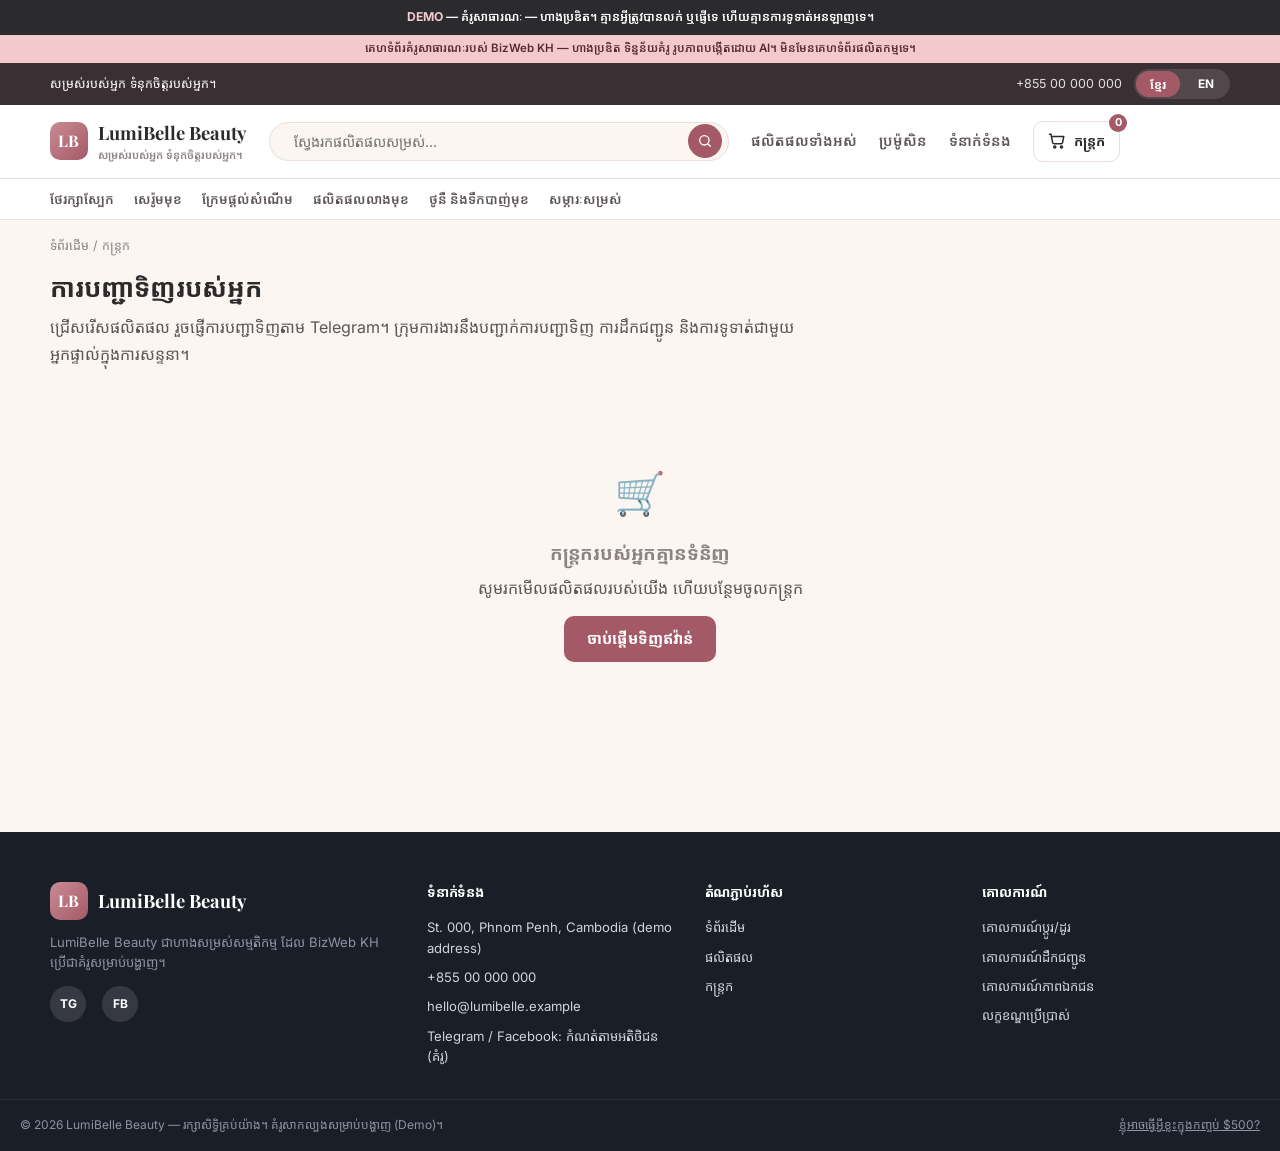
<file: payment/index.html>
<!DOCTYPE html>
<html lang="km">
<head>
<meta charset="UTF-8">
<meta name="viewport" content="width=device-width, initial-scale=1.0">
<title>KHQR Payment — LumiBelle Beauty Demo</title>
<link rel="icon" href="data:image/svg+xml,%3Csvg xmlns='http://www.w3.org/2000/svg' viewBox='0 0 64 64'%3E%3Cdefs%3E%3ClinearGradient id='g' x1='0' y1='0' x2='1' y2='1'%3E%3Cstop offset='0' stop-color='%23c98b95'/%3E%3Cstop offset='1' stop-color='%23a45a66'/%3E%3C/linearGradient%3E%3C/defs%3E%3Crect width='64' height='64' rx='16' fill='url(%23g)'/%3E%3Ctext x='32' y='43' font-size='28' font-weight='700' text-anchor='middle' font-family='Georgia,serif' fill='white'%3ELB%3C/text%3E%3C/svg%3E">
<meta name="theme-color" content="#a45a66">
<meta name="description" content="LumiBelle Beauty — fictional skincare and cosmetics demo store by BizWeb KH. Simulated checkout, no real payments.">
<meta name="robots" content="noindex">
<link rel="stylesheet" href="../css/style.css">
<style>
  body{background:var(--bg);}
  .pay-page{min-height:calc(100vh - 200px);display:flex;align-items:center;justify-content:center;padding:40px 16px;}
</style>
</head>
<body>

<div id="site-header" data-root="../" data-active="checkout"></div>
<div class="adv-banner" role="note"><b>ADVANCED DEMO</b> — <span data-i18n="adv_banner">Advanced E-Commerce demonstration — not included in the $500 Level 1 package</span></div>


<div class="pay-page">
  <div class="qr-modal" style="max-width:420px;">
    <span class="demo-flag" data-i18n="khqr_demo_flag">Demo KHQR</span>
    <div class="khqr-logo">KHQR</div>
    <div class="merchant"><span data-i18n="khqr_merchant">Merchant</span>: <b>LumiBelle Beauty (Demo)</b></div>
    <div class="order-no"><span data-i18n="khqr_order_no">Order Number</span>: <b id="p-order-id"></b></div>

    <div class="qr-frame" id="qr-frame"></div>

    <div class="qr-amount" id="p-amount"></div>
    <div id="qr-status-wrap"><span class="qr-status" id="qr-status"><span class="dot"></span><span data-i18n="khqr_waiting">Waiting for Payment</span></span></div>
    <p style="font-size:.76rem;color:var(--ink-faint);margin-bottom:18px;" data-i18n="khqr_scan_note">Scan this code with any banking app or wallet (Demo QR)</p>

    <div class="qr-actions" id="qr-actions">
      <button class="btn btn-outline btn-block" id="btn-cancel" data-i18n="khqr_cancel">Cancel</button>
      <button class="btn btn-primary btn-block" id="btn-paid" data-i18n="khqr_i_paid">I Have Paid</button>
    </div>

    <p style="font-size:.68rem;margin-top:10px;">
      <a href="#" id="simulate-fail" style="color:var(--ink-faint);text-decoration:underline;" data-i18n="presenter_fail">Presenter: simulate failed payment</a>
    </p>

    <p class="qr-note" data-i18n="khqr_footer_note">This is a demo payment for presentation only. No real bank transaction occurs.</p>
  </div>
</div>

<div id="site-footer" data-root="../"></div>

<script src="../js/i18n.js"></script>
<script src="../js/config.js"></script>
<script src="../js/data.js"></script>
<script src="../js/app.js"></script>
<script src="../js/layout.js"></script>
<script>
let order = null;

function drawQr(){
  // Purely decorative demo QR pattern (NOT a real KHQR / EMV payload). For presentation only.
  const size = 21, cell = 9;
  let cells = "";
  const seed = order ? order.id : "DEMO";
  let seedNum = 0; for (const c of seed) seedNum += c.charCodeAt(0);
  let rnd = seedNum;
  function next(){ rnd = (rnd*9301+49297)%233280; return rnd/233280; }
  for (let y=0;y<size;y++){
    for (let x=0;x<size;x++){
      const finder = (x<7&&y<7)||(x>size-8&&y<7)||(x<7&&y>size-8);
      let on;
      if (finder){
        const lx = x<7?x:(x>size-8?x-(size-7):x), ly = y<7?y:y;
        on = true; // simplified block; refined below
      }
      if (finder){
        const inBlock = (localX,localY)=> localX>=0&&localX<7&&localY>=0&&localY<7 && (localX===0||localX===6||localY===0||localY===6||(localX>=2&&localX<=4&&localY>=2&&localY<=4));
        let lx=-1, ly=-1;
        if (x<7&&y<7){lx=x;ly=y;}
        else if (x>size-8&&y<7){lx=x-(size-7);ly=y;}
        else if (x<7&&y>size-8){lx=x;ly=y-(size-7);}
        on = inBlock(lx,ly);
      } else {
        on = next() > 0.58;
      }
      cells += on ? `<rect x="${x*cell}" y="${y*cell}" width="${cell}" height="${cell}" fill="#1f2430"/>` : "";
    }
  }
  document.getElementById("qr-frame").innerHTML = `<svg viewBox="0 0 ${size*cell} ${size*cell}" xmlns="http://www.w3.org/2000/svg">
    <rect width="100%" height="100%" fill="#ffffff"/>${cells}
    <rect x="${(size*cell)/2-24}" y="${(size*cell)/2-24}" width="48" height="48" fill="#fff" stroke="#a45a66" stroke-width="2"/>
    <text x="${(size*cell)/2}" y="${(size*cell)/2+6}" font-size="14" text-anchor="middle" font-family="Arial" fill="#a45a66" font-weight="bold">KHQR</text>
    <rect width="100%" height="100%" fill="#fff" opacity=".55"/>
    <g transform="rotate(-28 ${(size*cell)/2} ${(size*cell)/2})"><rect x="-20" y="${(size*cell)/2-22}" width="${size*cell+40}" height="44" fill="#b3261e" opacity=".92"/>
    <text x="${(size*cell)/2}" y="${(size*cell)/2+6}" font-size="17" text-anchor="middle" font-family="Arial" fill="#fff" font-weight="bold">DEMO — NOT A REAL QR</text></g>
  </svg>`;
}

function render(){
  const id = qparam("order");
  order = getDemoOrder(id);
  if (!order){ location.href = "../checkout/index.html"; return; }
  document.getElementById("p-order-id").textContent = order.id;
  document.getElementById("p-amount").textContent = money(order.total);
  drawQr();
  applyI18n();
}

function setStatus(state){
  const el = document.getElementById("qr-status");
  el.className = "qr-status " + state;
  if (state==="checking") el.innerHTML = `<span class="dot"></span><span>${t("khqr_checking")}</span>`;
  if (state==="waiting") el.innerHTML = `<span class="dot"></span><span>${t("khqr_waiting")}</span>`;
  if (state==="success") el.innerHTML = `<span>✅</span><span>${t("khqr_success")}</span>`;
  if (state==="failed") el.innerHTML = `<span>⚠️</span><span>${t("khqr_failed")}</span>`;
}

function simulate(outcome){
  document.getElementById("qr-actions").style.display = "none";
  document.getElementById("simulate-fail").style.display = "none";
  setStatus("checking");
  setTimeout(()=>{
    if (outcome === "success"){
      order.paymentStatus = "paid";
      order.status = "confirmed";
      persistOrderUpdate(order);
      saveCart([]);
      setStatus("success");
      setTimeout(()=> location.href = "../order-success/index.html?order=" + order.id, 900);
    } else {
      order.paymentStatus = "failed";
      persistOrderUpdate(order);
      setStatus("failed");
      const actions = document.getElementById("qr-actions");
      actions.style.display = "flex";
      actions.innerHTML = `<a href="../checkout/index.html" class="btn btn-outline btn-block" data-i18n="khqr_cancel"></a>
        <button class="btn btn-primary btn-block" id="retry-btn" data-i18n="khqr_try_again"></button>`;
      applyI18n();
      document.getElementById("retry-btn").onclick = ()=>{
        order.paymentStatus = "pending";
        persistOrderUpdate(order);
        document.getElementById("qr-actions").innerHTML = `<button class="btn btn-outline btn-block" id="btn-cancel" data-i18n="khqr_cancel"></button><button class="btn btn-primary btn-block" id="btn-paid" data-i18n="khqr_i_paid"></button>`;
        document.getElementById("simulate-fail").style.display = "inline";
        applyI18n();
        bindButtons();
        setStatus("waiting");
      };
    }
  }, 1400);
}

function persistOrderUpdate(updated){
  const list = getDemoOrders().map(o=> o.id===updated.id ? updated : o);
  localStorage.setItem(ORDERS_KEY, JSON.stringify(list));
}

function bindButtons(){
  const paidBtn = document.getElementById("btn-paid");
  const cancelBtn = document.getElementById("btn-cancel");
  if (paidBtn) paidBtn.onclick = ()=> simulate("success");
  if (cancelBtn) cancelBtn.onclick = ()=> location.href = "../checkout/index.html";
}

document.addEventListener("DOMContentLoaded", ()=>{
  render();
  bindButtons();
  document.getElementById("simulate-fail").addEventListener("click", e=>{ e.preventDefault(); simulate("failed"); });
});
document.addEventListener("langchanged", render);
</script>
</body>
</html>
</file>
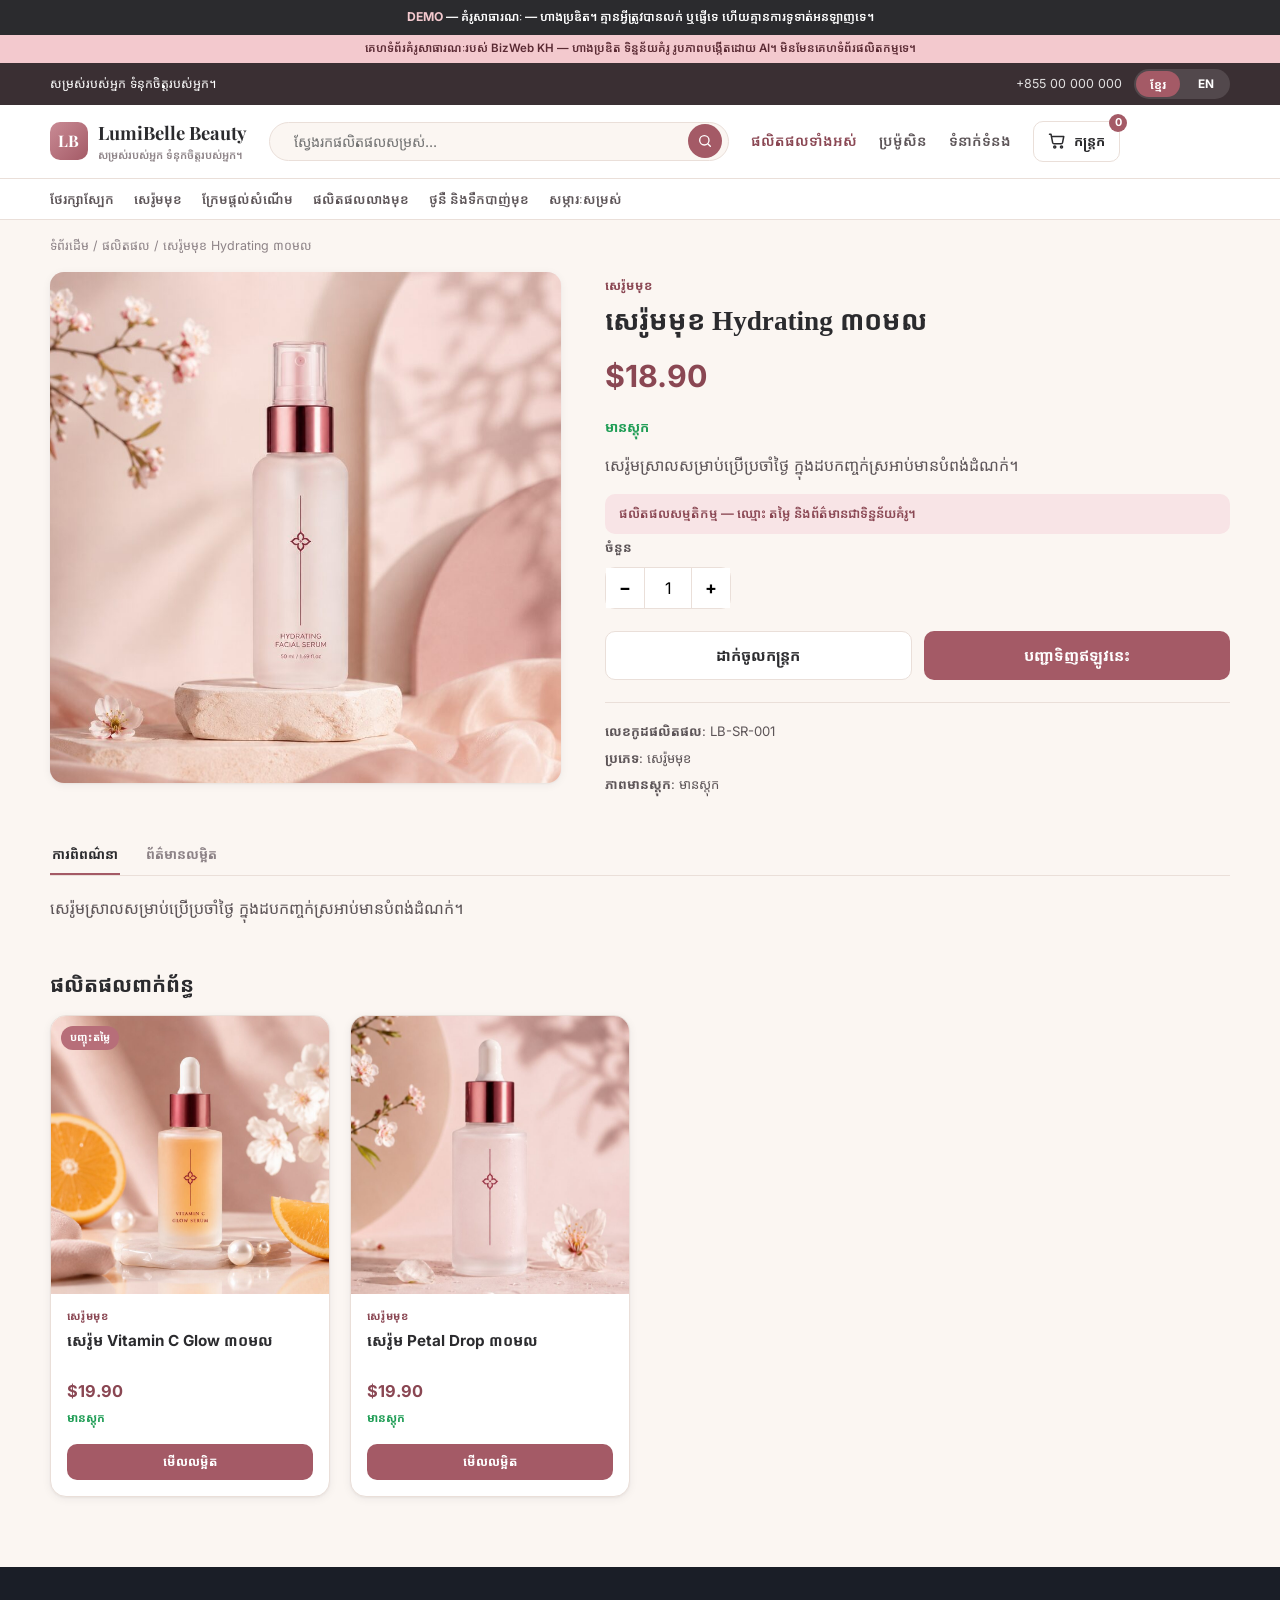
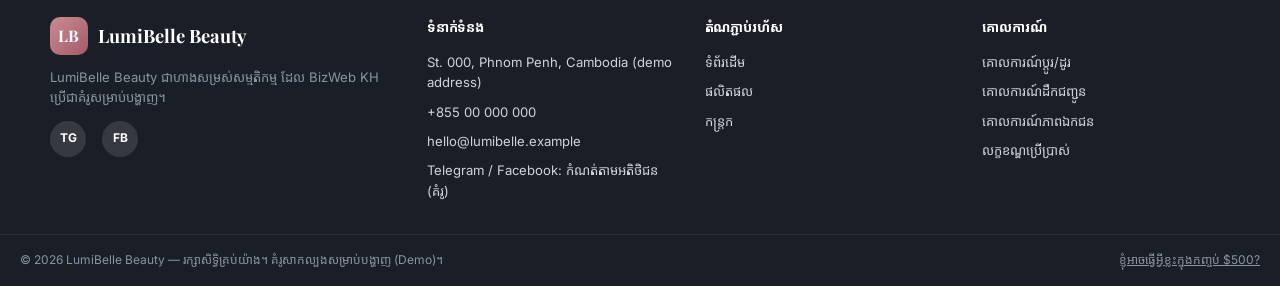
<file: product/index.html>
<!DOCTYPE html>
<html lang="km">
<head>
<meta charset="UTF-8">
<meta name="viewport" content="width=device-width, initial-scale=1.0">
<title>Product Detail — LumiBelle Beauty Demo</title>
<link rel="icon" href="data:image/svg+xml,%3Csvg xmlns='http://www.w3.org/2000/svg' viewBox='0 0 64 64'%3E%3Cdefs%3E%3ClinearGradient id='g' x1='0' y1='0' x2='1' y2='1'%3E%3Cstop offset='0' stop-color='%23c98b95'/%3E%3Cstop offset='1' stop-color='%23a45a66'/%3E%3C/linearGradient%3E%3C/defs%3E%3Crect width='64' height='64' rx='16' fill='url(%23g)'/%3E%3Ctext x='32' y='43' font-size='28' font-weight='700' text-anchor='middle' font-family='Georgia,serif' fill='white'%3ELB%3C/text%3E%3C/svg%3E">
<meta name="theme-color" content="#a45a66">
<meta name="description" content="LumiBelle Beauty — fictional skincare and cosmetics demo store by BizWeb KH. Order via Telegram, no online payment.">
<meta name="robots" content="noindex">
<link rel="stylesheet" href="../css/style.css">
</head>
<body>

<div id="site-header" data-root="../" data-active="shop"></div>

<div class="container">
  <div class="breadcrumb">
    <a href="../index.html" data-i18n="foot_link_home">Home</a> /
    <a href="../shop/index.html" data-i18n="shop_breadcrumb">Shop</a> /
    <span id="bc-name"></span>
  </div>
</div>

<section class="container" style="padding-bottom:30px;">
  <div class="pd-wrap" id="pd-wrap"></div>

  <div class="tabs">
    <button class="active" data-tab="desc" data-i18n="pd_tab_desc">Description</button>
    <button data-tab="spec" data-i18n="pd_tab_spec">Specification</button>
  </div>
  <div id="tab-desc"><p id="pd-desc-text"></p></div>
  <div id="tab-spec" style="display:none;">
    <table class="spec-table" id="spec-table"></table>
  </div>

  <h2 style="margin-top:50px;font-size:1.3rem;" data-i18n="pd_related">Related Products</h2>
  <div class="grid-products" id="related-grid" style="margin-top:16px;"></div>
</section>

<div id="site-footer" data-root="../"></div>

<script src="../js/i18n.js"></script>
<script src="../js/config.js"></script>
<script src="../js/data.js"></script>
<script src="../js/app.js"></script>
<script src="../js/layout.js"></script>
<script>
let currentProduct = null;
let currentQty = 1;

function render(){
  const id = qparam("id") || PRODUCTS[0].id;
  currentProduct = PRODUCTS.find(p=>p.id===id) || PRODUCTS[0];
  const p = currentProduct;
  const name = getLang()==="km" ? p.nameKm : p.name;
  document.title = name + " — LumiBelle Beauty Demo";
  document.getElementById("bc-name").textContent = name;

  const stock = stockInfo(p.stock);
  const wrap = document.getElementById("pd-wrap");
  wrap.innerHTML = `
    <div class="pd-gallery">
      <div class="main-img"><img id="main-img" src="${imgSrc(p.img)}" alt="${p.name}"></div>
      ${p.images.length>1 ? `<div class="pd-thumbs">
        ${p.images.map((im,i)=>`<div class="th ${i===0?'active':''}" data-src="${imgSrc(im)}"><img src="${imgSrc(im)}" alt=""></div>`).join("")}
      </div>` : ""}
    </div>
    <div class="pd-info">
      <span class="cat" data-i18n="cat_${p.category}"></span>
      <h1>${name}</h1>
      <div class="pd-price-row">
        <span class="pd-price">${money(p.sale||p.price)}</span>
        ${p.sale ? `<span class="price-old" style="font-size:1.1rem;">${money(p.price)}</span>` : ""}
      </div>
      <span class="stock ${stock.cls}" style="font-size:.85rem;">${stock.text}</span>
      <p style="margin-top:14px;">${getLang()==="km" ? p.descKm : p.desc}</p>
      <div class="pd-demo-note" data-i18n="pd_demo_note">Fictional demo product — name, price and details are sample data.</div>
      <div>
        <label style="font-size:.8rem;font-weight:700;color:var(--ink-soft);" data-i18n="pd_qty">Quantity</label>
        <div class="qty-selector" style="margin-top:8px;">
          <button id="qty-minus">−</button>
          <input type="text" id="qty-input" value="1" readonly>
          <button id="qty-plus">+</button>
        </div>
      </div>
      <div class="pd-actions">
        <button class="btn btn-outline btn-block" id="add-cart-btn" ${p.stock<=0?'disabled':''} data-i18n="pd_add_cart">Add to Cart</button>
        <button class="btn btn-primary btn-block" id="buy-now-btn" ${p.stock<=0?'disabled':''} data-i18n="pd_order_now">Order Now</button>
      </div>
      <div class="pd-meta">
        <span><b data-i18n="pd_sku">SKU</b>: ${p.sku}</span>
        <span><b data-i18n="pd_category">Category</b>: <span data-i18n="cat_${p.category}"></span></span>
        <span><b data-i18n="pd_availability">Availability</b>: ${stock.text}</span>
      </div>
    </div>`;

  document.getElementById("pd-desc-text").textContent = (getLang()==="km" ? p.descKm : p.desc);

  const specTable = document.getElementById("spec-table");
  const specRows = [
    ["pd_sku", p.sku],
    ["pd_size", p.size || "—"],
    ["pd_category", t("cat_"+p.category)],
    ["pd_availability", stock.text],
  ];
  specTable.innerHTML = specRows.map(r=>`<tr><td>${t(r[0])}</td><td>${r[1]}</td></tr>`).join("");

  // related products (same category)
  const related = document.getElementById("related-grid");
  related.innerHTML = "";
  PRODUCTS.filter(x=>x.category===p.category && x.id!==p.id).slice(0,4).forEach(rp=>{
    const rname = getLang()==="km" ? rp.nameKm : rp.name;
    const rbadge = badgeLabel(rp.badge);
    const rstock = stockInfo(rp.stock);
    const card = document.createElement("div");
    card.className = "product-card";
    card.innerHTML = `
      <a href="index.html?id=${rp.id}" class="thumb">
        <img src="${imgSrc(rp.img)}" alt="${rp.name}" loading="lazy">
        ${rbadge ? `<span class="tag ${rbadge.cls}">${rbadge.text}</span>` : ""}
      </a>
      <div class="body">
        <span class="cat" data-i18n="cat_${rp.category}"></span>
        <a href="index.html?id=${rp.id}" class="title">${rname}</a>
        <div class="price-row"><span class="price">${money(rp.sale||rp.price)}</span></div>
        <span class="stock ${rstock.cls}">${rstock.text}</span>
      </div>
      <div class="actions">
        <a href="index.html?id=${rp.id}" class="btn btn-primary" data-i18n="view_details" style="flex:1;"></a>
      </div>`;
    related.appendChild(card);
  });

  currentQty = 1;
  applyI18n();
  bindActions();
}

function bindActions(){
  document.getElementById("qty-minus").onclick = ()=>{ currentQty = Math.max(1,currentQty-1); document.getElementById("qty-input").value = currentQty; };
  document.getElementById("qty-plus").onclick = ()=>{ currentQty = Math.min(currentProduct.stock||99,currentQty+1); document.getElementById("qty-input").value = currentQty; };
  document.getElementById("add-cart-btn").onclick = (e)=>{
    addToCart(currentProduct.id, currentQty);
    const btn = e.target; const old = btn.textContent;
    btn.textContent = "✓ " + t("add_to_cart"); setTimeout(()=>btn.textContent=old, 1200);
  };
  document.getElementById("buy-now-btn").onclick = ()=>{
    addToCart(currentProduct.id, currentQty);
    location.href = "../cart/index.html";
  };
  document.querySelectorAll(".pd-thumbs .th").forEach(th=>{
    th.addEventListener("click", ()=>{
      document.getElementById("main-img").src = th.dataset.src;
      document.querySelectorAll(".pd-thumbs .th").forEach(x=>x.classList.remove("active"));
      th.classList.add("active");
    });
  });
  document.querySelectorAll(".tabs button").forEach(b=>{
    b.addEventListener("click", ()=>{
      document.querySelectorAll(".tabs button").forEach(x=>x.classList.remove("active"));
      b.classList.add("active");
      document.getElementById("tab-desc").style.display = b.dataset.tab==="desc" ? "block":"none";
      document.getElementById("tab-spec").style.display = b.dataset.tab==="spec" ? "block":"none";
    });
  });
}

document.addEventListener("DOMContentLoaded", render);
document.addEventListener("langchanged", render);
</script>
</body>
</html>
</file>
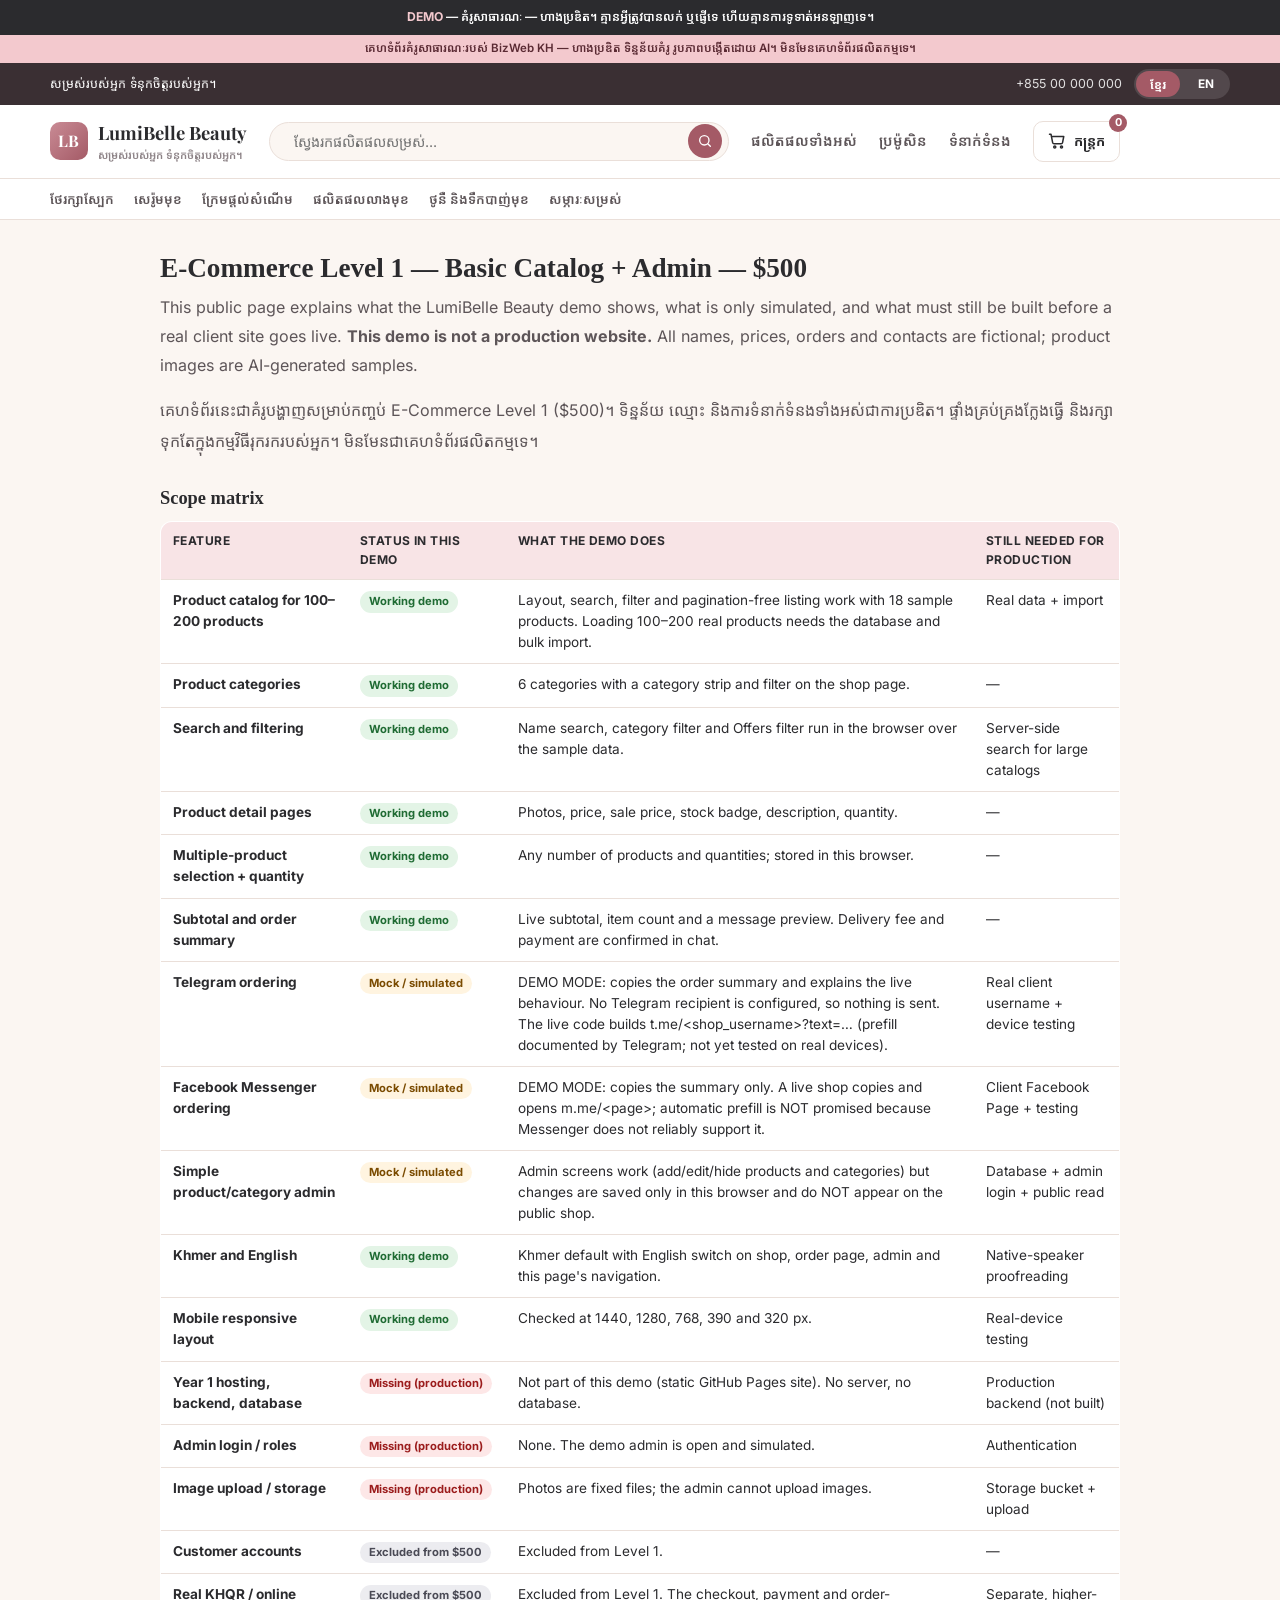
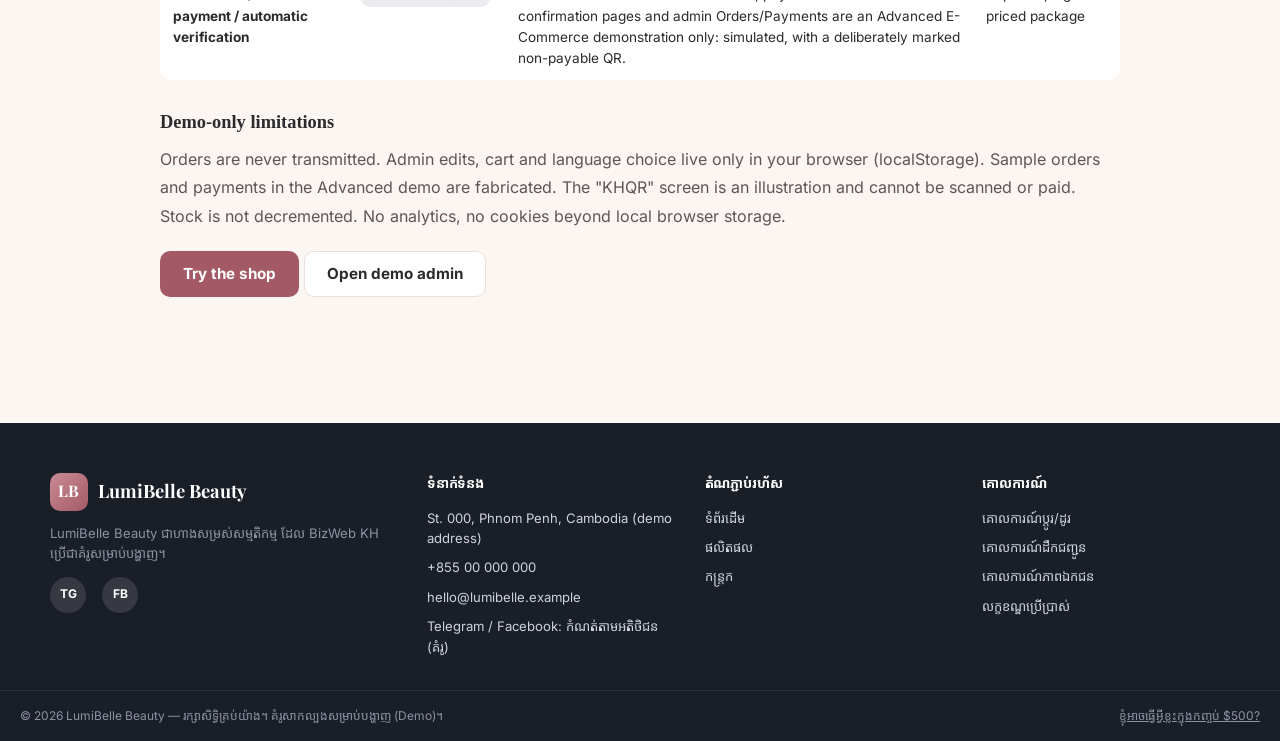
<file: scope/index.html>
<!DOCTYPE html>
<html lang="km">
<head>
<meta charset="UTF-8">
<meta name="viewport" content="width=device-width, initial-scale=1.0">
<title>Package Scope — LumiBelle Beauty Demo</title>
<link rel="icon" href="data:image/svg+xml,%3Csvg xmlns='http://www.w3.org/2000/svg' viewBox='0 0 64 64'%3E%3Cdefs%3E%3ClinearGradient id='g' x1='0' y1='0' x2='1' y2='1'%3E%3Cstop offset='0' stop-color='%23c98b95'/%3E%3Cstop offset='1' stop-color='%23a45a66'/%3E%3C/linearGradient%3E%3C/defs%3E%3Crect width='64' height='64' rx='16' fill='url(%23g)'/%3E%3Ctext x='32' y='43' font-size='28' font-weight='700' text-anchor='middle' font-family='Georgia,serif' fill='white'%3ELB%3C/text%3E%3C/svg%3E">
<meta name="theme-color" content="#a45a66">
<meta name="description" content="LumiBelle Beauty — fictional skincare and cosmetics demo store by BizWeb KH. Order via Telegram, no online payment.">
<meta name="robots" content="noindex">
<link rel="stylesheet" href="../css/style.css">
</head>
<body>
<div id="site-header" data-root="../" data-active="scope"></div>
<main class="scope-wrap">
  <h1>E-Commerce Level 1 — Basic Catalog + Admin — $500</h1>
  <p style="color:var(--ink-soft);line-height:1.8;">This public page explains what the LumiBelle Beauty demo shows, what is only simulated, and what must still be built before a real client site goes live. <b>This demo is not a production website.</b> All names, prices, orders and contacts are fictional; product images are AI-generated samples.</p>
  <p style="color:var(--ink-soft);line-height:1.9;">គេហទំព័រនេះជាគំរូបង្ហាញសម្រាប់កញ្ចប់ E-Commerce Level 1 ($500)។ ទិន្នន័យ ឈ្មោះ និងការទំនាក់ទំនងទាំងអស់ជាការប្រឌិត។ ផ្ទាំងគ្រប់គ្រងក្លែងធ្វើ និងរក្សាទុកតែក្នុងកម្មវិធីរុករករបស់អ្នក។ មិនមែនជាគេហទំព័រផលិតកម្មទេ។</p>
  <h2>Scope matrix</h2>
  <div class="scope-table-scroll"><table class="scope-table">
    <thead><tr><th>Feature</th><th>Status in this demo</th><th>What the demo does</th><th>Still needed for production</th></tr></thead>
    <tbody><tr><td><b>Product catalog for 100–200 products</b></td><td><span class="st work">Working demo</span></td><td>Layout, search, filter and pagination-free listing work with 18 sample products. Loading 100–200 real products needs the database and bulk import.</td><td>Real data + import</td></tr><tr><td><b>Product categories</b></td><td><span class="st work">Working demo</span></td><td>6 categories with a category strip and filter on the shop page.</td><td>—</td></tr><tr><td><b>Search and filtering</b></td><td><span class="st work">Working demo</span></td><td>Name search, category filter and Offers filter run in the browser over the sample data.</td><td>Server-side search for large catalogs</td></tr><tr><td><b>Product detail pages</b></td><td><span class="st work">Working demo</span></td><td>Photos, price, sale price, stock badge, description, quantity.</td><td>—</td></tr><tr><td><b>Multiple-product selection + quantity</b></td><td><span class="st work">Working demo</span></td><td>Any number of products and quantities; stored in this browser.</td><td>—</td></tr><tr><td><b>Subtotal and order summary</b></td><td><span class="st work">Working demo</span></td><td>Live subtotal, item count and a message preview. Delivery fee and payment are confirmed in chat.</td><td>—</td></tr><tr><td><b>Telegram ordering</b></td><td><span class="st mock">Mock / simulated</span></td><td>DEMO MODE: copies the order summary and explains the live behaviour. No Telegram recipient is configured, so nothing is sent. The live code builds t.me/&lt;shop_username&gt;?text=… (prefill documented by Telegram; not yet tested on real devices).</td><td>Real client username + device testing</td></tr><tr><td><b>Facebook Messenger ordering</b></td><td><span class="st mock">Mock / simulated</span></td><td>DEMO MODE: copies the summary only. A live shop copies and opens m.me/&lt;page&gt;; automatic prefill is NOT promised because Messenger does not reliably support it.</td><td>Client Facebook Page + testing</td></tr><tr><td><b>Simple product/category admin</b></td><td><span class="st mock">Mock / simulated</span></td><td>Admin screens work (add/edit/hide products and categories) but changes are saved only in this browser and do NOT appear on the public shop.</td><td>Database + admin login + public read</td></tr><tr><td><b>Khmer and English</b></td><td><span class="st work">Working demo</span></td><td>Khmer default with English switch on shop, order page, admin and this page's navigation.</td><td>Native-speaker proofreading</td></tr><tr><td><b>Mobile responsive layout</b></td><td><span class="st work">Working demo</span></td><td>Checked at 1440, 1280, 768, 390 and 320 px.</td><td>Real-device testing</td></tr><tr><td><b>Year 1 hosting, backend, database</b></td><td><span class="st miss">Missing (production)</span></td><td>Not part of this demo (static GitHub Pages site). No server, no database.</td><td>Production backend (not built)</td></tr><tr><td><b>Admin login / roles</b></td><td><span class="st miss">Missing (production)</span></td><td>None. The demo admin is open and simulated.</td><td>Authentication</td></tr><tr><td><b>Image upload / storage</b></td><td><span class="st miss">Missing (production)</span></td><td>Photos are fixed files; the admin cannot upload images.</td><td>Storage bucket + upload</td></tr><tr><td><b>Customer accounts</b></td><td><span class="st out">Excluded from $500</span></td><td>Excluded from Level 1.</td><td>—</td></tr><tr><td><b>Real KHQR / online payment / automatic verification</b></td><td><span class="st out">Excluded from $500</span></td><td>Excluded from Level 1. The checkout, payment and order-confirmation pages and admin Orders/Payments are an Advanced E-Commerce demonstration only: simulated, with a deliberately marked non-payable QR.</td><td>Separate, higher-priced package</td></tr></tbody></table></div>
  <h2>Demo-only limitations</h2>
  <p style="line-height:1.8;color:var(--ink-soft);">Orders are never transmitted. Admin edits, cart and language choice live only in your browser (localStorage). Sample orders and payments in the Advanced demo are fabricated. The "KHQR" screen is an illustration and cannot be scanned or paid. Stock is not decremented. No analytics, no cookies beyond local browser storage.</p>
  <p style="margin-top:20px;"><a class="btn btn-primary" href="../shop/index.html">Try the shop</a> <a class="btn btn-outline" href="../admin/index.html">Open demo admin</a></p>
</main>
<div id="site-footer" data-root="../"></div>
<script src="../js/i18n.js"></script>
<script src="../js/config.js"></script>
<script src="../js/data.js"></script>
<script src="../js/app.js"></script>
<script src="../js/layout.js"></script>
</body>
</html>
</file>
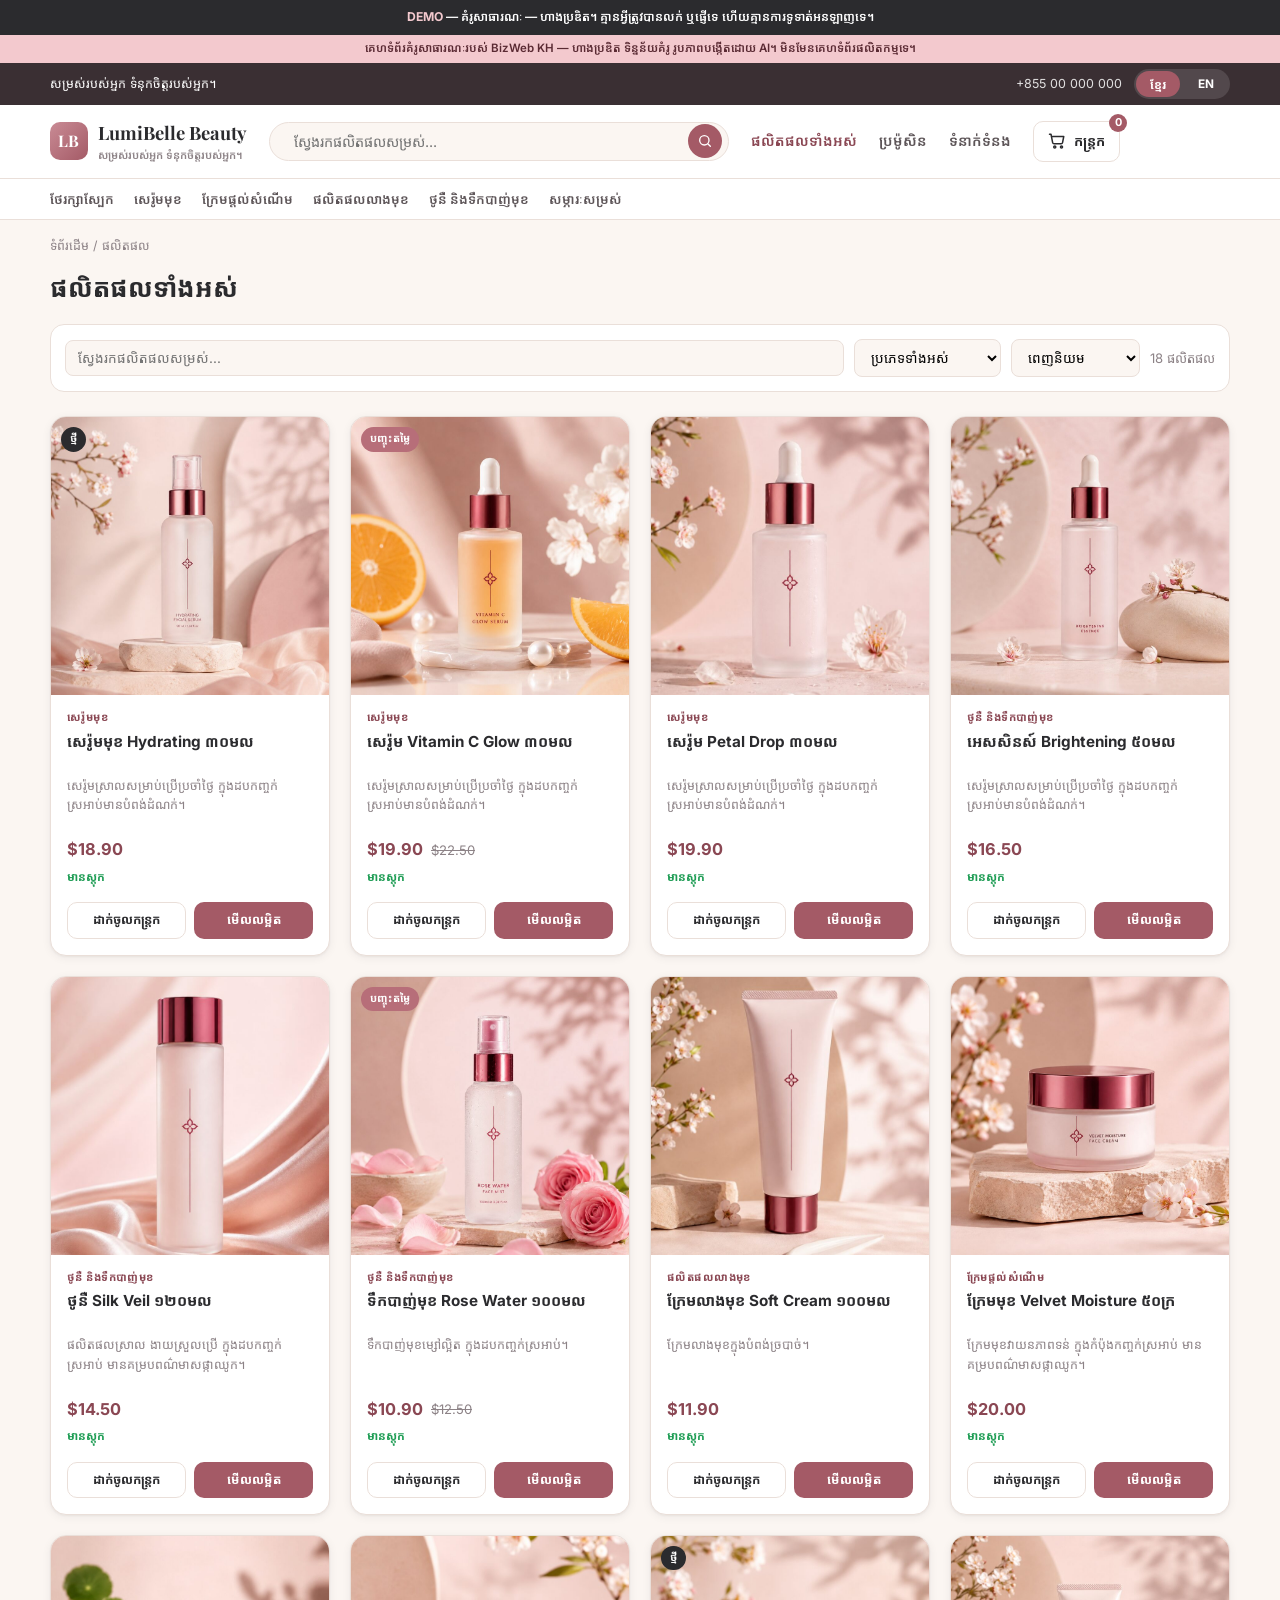
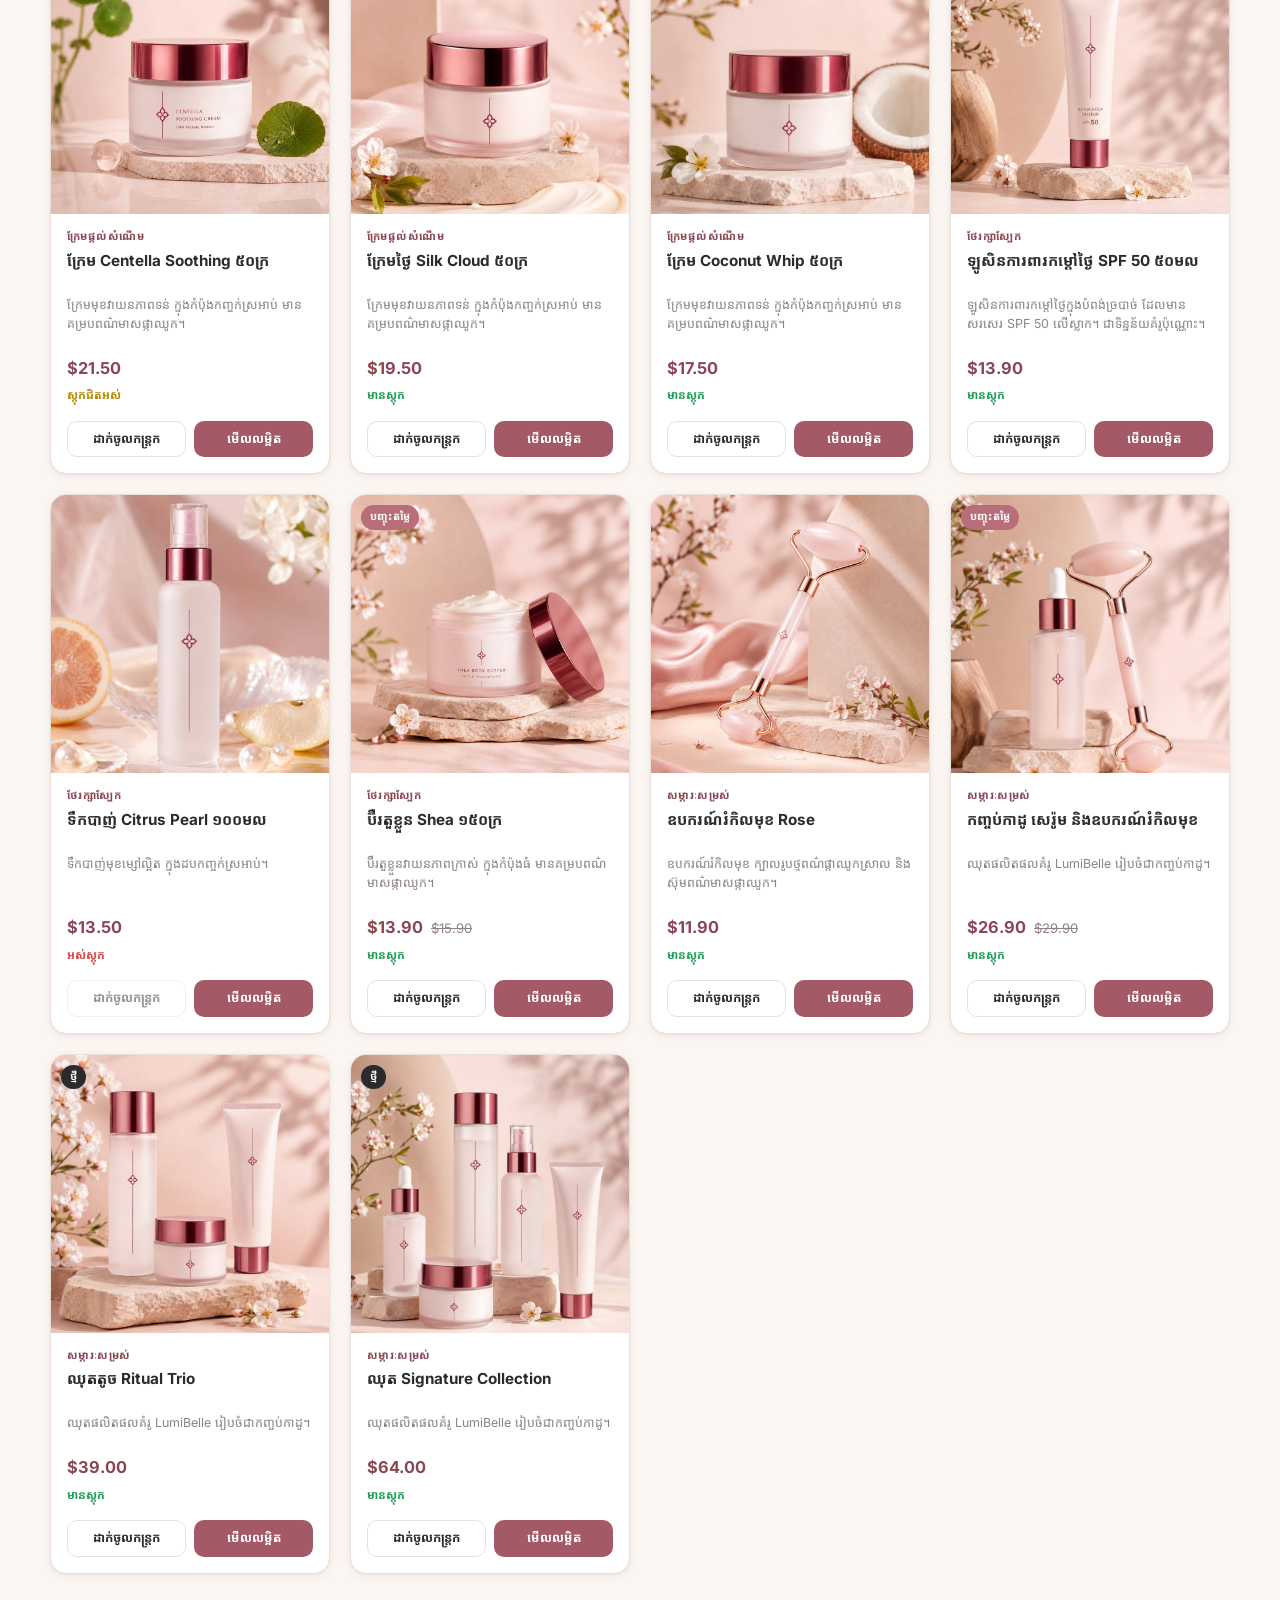
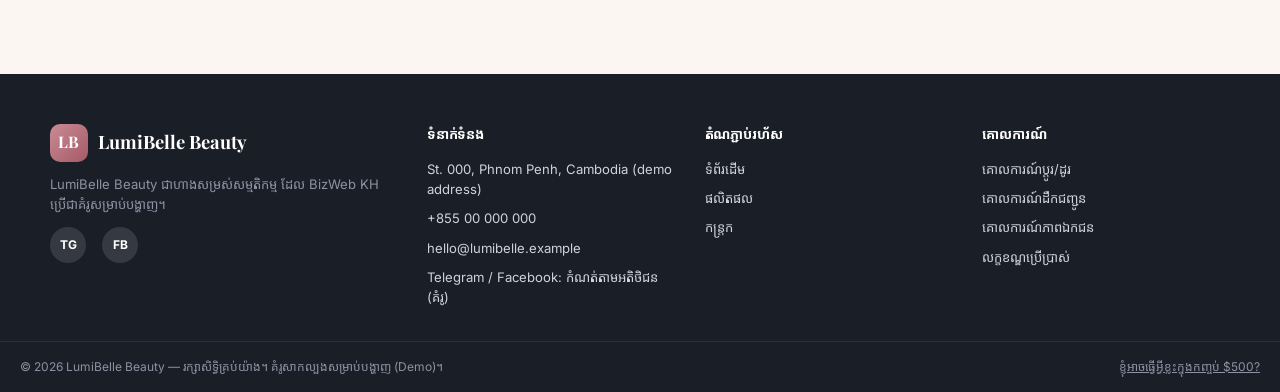
<file: shop/index.html>
<!DOCTYPE html>
<html lang="km">
<head>
<meta charset="UTF-8">
<meta name="viewport" content="width=device-width, initial-scale=1.0">
<title>Shop — LumiBelle Beauty Demo</title>
<link rel="icon" href="data:image/svg+xml,%3Csvg xmlns='http://www.w3.org/2000/svg' viewBox='0 0 64 64'%3E%3Cdefs%3E%3ClinearGradient id='g' x1='0' y1='0' x2='1' y2='1'%3E%3Cstop offset='0' stop-color='%23c98b95'/%3E%3Cstop offset='1' stop-color='%23a45a66'/%3E%3C/linearGradient%3E%3C/defs%3E%3Crect width='64' height='64' rx='16' fill='url(%23g)'/%3E%3Ctext x='32' y='43' font-size='28' font-weight='700' text-anchor='middle' font-family='Georgia,serif' fill='white'%3ELB%3C/text%3E%3C/svg%3E">
<meta name="theme-color" content="#a45a66">
<meta name="description" content="LumiBelle Beauty — fictional skincare and cosmetics demo store by BizWeb KH. Simulated checkout, no real payments.">
<meta name="robots" content="noindex">
<link rel="stylesheet" href="../css/style.css">
</head>
<body>

<div id="site-header" data-root="../" data-active="shop"></div>

<div class="container">
  <div class="breadcrumb">
    <a href="../index.html" data-i18n="foot_link_home">Home</a> / <span data-i18n="shop_breadcrumb">Shop</span>
  </div>
</div>

<section class="container" style="padding-bottom:60px;">
  <h1 data-i18n="shop_title" style="font-size:1.6rem;margin-bottom:18px;">All Products</h1>

  <div class="filter-bar">
    <input type="text" id="f-search" data-i18n-ph="search_ph" placeholder="Search products..." style="flex:1;min-width:180px;padding:9px 12px;border:1px solid var(--line);border-radius:8px;background:var(--bg);">
    <select id="f-cat">
      <option value="" data-i18n="filter_all_cat">All Categories</option>
    </select>
    <select id="f-sort">
      <option value="popular" data-i18n="sort_popular">Most Popular</option>
      <option value="price_low" data-i18n="sort_price_low">Price: Low to High</option>
      <option value="price_high" data-i18n="sort_price_high">Price: High to Low</option>
      <option value="newest" data-i18n="sort_newest">Newest</option>
    </select>
    <span id="f-count" style="margin-left:auto;font-size:.82rem;color:var(--ink-faint);"></span>
  </div>

  <div class="grid-products" id="product-grid"></div>
  <p id="no-results" class="empty-state" style="display:none;" data-i18n="no_results">No products match your filters</p>
</section>

<div id="site-footer" data-root="../"></div>

<script src="../js/i18n.js"></script>
<script src="../js/config.js"></script>
<script src="../js/data.js"></script>
<script src="../js/app.js"></script>
<script src="../js/layout.js"></script>
<script>
let PROMO_ONLY = false;
const catSelect = document.getElementById("f-cat");
CATEGORIES.forEach(c=>{
  const o = document.createElement("option");
  o.value = c.id; o.setAttribute("data-i18n", c.key); o.textContent = c.id;
  catSelect.appendChild(o);
});

function renderCard(p){
  const wrap = document.createElement("div");
  wrap.className = "product-card";
  const badge = badgeLabel(p.badge);
  const stock = stockInfo(p.stock);
  const name = getLang()==="km" ? p.nameKm : p.name;
  wrap.innerHTML = `
    <a href="../product/index.html?id=${p.id}" class="thumb">
      <img src="${imgSrc(p.img)}" alt="${p.name}" loading="lazy">
      ${badge ? `<span class="tag ${badge.cls}">${badge.text}</span>` : ""}
    </a>
    <div class="body">
      <span class="cat" data-i18n="cat_${p.category}"></span>
      <a href="../product/index.html?id=${p.id}" class="title">${name}</a>
      <p class="desc">${(getLang()==="km" ? p.descKm : p.desc)}</p>
      <div class="price-row">
        <span class="price">${money(p.sale || p.price)}</span>
        ${p.sale ? `<span class="price-old">${money(p.price)}</span>` : ""}
      </div>
      <span class="stock ${stock.cls}">${stock.text}</span>
    </div>
    <div class="actions">
      <button class="btn btn-outline" onclick="addToCart('${p.id}',1); this.textContent='✓'; setTimeout(()=>{this.innerHTML=t('add_to_cart')},1200)" ${p.stock<=0?'disabled':''} data-i18n="add_to_cart"></button>
      <a href="../product/index.html?id=${p.id}" class="btn btn-primary" data-i18n="view_details"></a>
    </div>`;
  return wrap;
}

function applyFilters(){
  let list = [...PRODUCTS];
  const q = (document.getElementById("f-search").value || "").toLowerCase();
  const cat = document.getElementById("f-cat").value;
  const sort = document.getElementById("f-sort").value;
  if (q) list = list.filter(p=> p.name.toLowerCase().includes(q) || p.nameKm.toLowerCase().includes(q) || p.desc.toLowerCase().includes(q));
  if (PROMO_ONLY) list = list.filter(p=>p.sale);
  if (cat) list = list.filter(p=> p.category===cat);
  if (sort==="price_low") list.sort((a,b)=> (a.sale||a.price)-(b.sale||b.price));
  if (sort==="price_high") list.sort((a,b)=> (b.sale||b.price)-(a.sale||a.price));
  if (sort==="newest") list = list.filter(p=>p.badge==="new").concat(list.filter(p=>p.badge!=="new"));
  const grid = document.getElementById("product-grid");
  grid.innerHTML = "";
  list.forEach(p=> grid.appendChild(renderCard(p)));
  document.getElementById("no-results").style.display = list.length ? "none" : "block";
  document.getElementById("f-count").textContent = list.length + " " + t("results_count");
  applyI18n();
}

document.addEventListener("DOMContentLoaded", ()=>{
  const params = new URLSearchParams(location.search);
  if (params.get("cat")) document.getElementById("f-cat").value = params.get("cat");
  if (params.get("q")) document.getElementById("f-search").value = params.get("q");
  if (params.get("sale") || params.get("promo")){ PROMO_ONLY = true; document.getElementById("f-sort").value = "price_low"; }
  if (params.get("sort")==="popular") document.getElementById("f-sort").value = "popular";

  document.getElementById("f-search").addEventListener("input", applyFilters);
  document.getElementById("f-cat").addEventListener("change", applyFilters);
  document.getElementById("f-sort").addEventListener("change", applyFilters);

  applyFilters();
});
document.addEventListener("langchanged", applyFilters);
</script>
</body>
</html>
</file>
<file: css/style.css>
/* =======================================================
   LumiBelle Beauty Demo — Shared Stylesheet
   Fonts are self-hosted (SIL OFL): Noto Sans Khmer, Inter, Playfair Display
   ======================================================= */
@font-face{font-family:'Noto Sans Khmer';font-style:normal;font-weight:400;font-display:swap;src:url('../fonts/noto-sans-khmer-khmer-400-normal.woff2') format('woff2');unicode-range:U+1780-17FF,U+19E0-19FF,U+200C;}
@font-face{font-family:'Noto Sans Khmer';font-style:normal;font-weight:600;font-display:swap;src:url('../fonts/noto-sans-khmer-khmer-600-normal.woff2') format('woff2');unicode-range:U+1780-17FF,U+19E0-19FF,U+200C;}
@font-face{font-family:'Noto Sans Khmer';font-style:normal;font-weight:700;font-display:swap;src:url('../fonts/noto-sans-khmer-khmer-700-normal.woff2') format('woff2');unicode-range:U+1780-17FF,U+19E0-19FF,U+200C;}
@font-face{font-family:'Inter';font-style:normal;font-weight:400;font-display:swap;src:url('../fonts/inter-latin-400-normal.woff2') format('woff2');unicode-range:U+0000-00FF,U+2000-206F,U+20AC,U+2122,U+2190-21FF,U+2212,U+2713,U+2726;}
@font-face{font-family:'Inter';font-style:normal;font-weight:500;font-display:swap;src:url('../fonts/inter-latin-500-normal.woff2') format('woff2');unicode-range:U+0000-00FF,U+2000-206F,U+20AC,U+2122,U+2190-21FF,U+2212,U+2713,U+2726;}
@font-face{font-family:'Inter';font-style:normal;font-weight:600;font-display:swap;src:url('../fonts/inter-latin-600-normal.woff2') format('woff2');unicode-range:U+0000-00FF,U+2000-206F,U+20AC,U+2122,U+2190-21FF,U+2212,U+2713,U+2726;}
@font-face{font-family:'Inter';font-style:normal;font-weight:700;font-display:swap;src:url('../fonts/inter-latin-700-normal.woff2') format('woff2');unicode-range:U+0000-00FF,U+2000-206F,U+20AC,U+2122,U+2190-21FF,U+2212,U+2713,U+2726;}
@font-face{font-family:'Playfair Display';font-style:normal;font-weight:600;font-display:swap;src:url('../fonts/playfair-display-latin-600-normal.woff2') format('woff2');unicode-range:U+0000-00FF,U+2000-206F;}
@font-face{font-family:'Playfair Display';font-style:normal;font-weight:700;font-display:swap;src:url('../fonts/playfair-display-latin-700-normal.woff2') format('woff2');unicode-range:U+0000-00FF,U+2000-206F;}



:root{
  --brand: #a45a66;        /* warm terracotta - Cambodian SME retail */
  --brand-dark: #8a4753;
  --brand-light: #f8e4e6;
  --ink: #2b2b2e;
  --ink-soft: #5d5558;
  --ink-faint: #8d8387;
  --line: #eadfd9;
  --bg: #fbf6f2;
  --card: #ffffff;
  --success: #1f9d55;
  --success-bg: #e9f9ef;
  --warn: #b98900;
  --warn-bg: #fff6df;
  --danger: #d64545;
  --danger-bg: #fdeceb;
  --info: #8a4753;
  --info-bg: #f8e4e6;
  --radius: 14px;
  --radius-sm: 9px;
  --shadow: 0 2px 10px rgba(31,36,48,.06), 0 1px 2px rgba(31,36,48,.05);
  --shadow-lg: 0 12px 32px rgba(31,36,48,.12);
  --maxw: 1220px;
  font-size: 16px;
}

*,*::before,*::after{box-sizing:border-box;}
html{scroll-behavior:smooth;}
body{
  margin:0;
  font-family:'Inter','Noto Sans Khmer',system-ui,sans-serif;
  background:var(--bg);
  color:var(--ink);
  line-height:1.55;
  -webkit-font-smoothing:antialiased;
}
html[lang="km"] body, body.lang-km{
  font-family:'Noto Sans Khmer','Battambang','Inter',system-ui,sans-serif;
}
img{max-width:100%;display:block;}
a{color:inherit;text-decoration:none;}
ul{list-style:none;margin:0;padding:0;}
h1,h2,h3,h4{margin:0 0 .4em;font-weight:800;letter-spacing:-.01em;}
p{margin:0 0 1em;color:var(--ink-soft);}
button{font-family:inherit;cursor:pointer;}
input,select,textarea{font-family:inherit;font-size:1rem;}

.container{max-width:var(--maxw);margin:0 auto;padding:0 20px;}
.section{padding:56px 0;}
.section-head{display:flex;align-items:flex-end;justify-content:space-between;gap:16px;margin-bottom:26px;flex-wrap:wrap;}
.section-head h2{font-size:1.6rem;margin:0;}
.section-head .sub{color:var(--ink-faint);font-size:.92rem;margin:4px 0 0;}
.eyebrow{display:inline-block;font-size:.72rem;font-weight:700;letter-spacing:.08em;text-transform:uppercase;color:var(--brand-dark);background:var(--brand-light);padding:5px 12px;border-radius:99px;margin-bottom:10px;}

/* ---------- Buttons ---------- */
.btn{display:inline-flex;align-items:center;justify-content:center;gap:8px;padding:12px 22px;border-radius:10px;border:1px solid transparent;font-weight:700;font-size:.95rem;transition:.15s ease;white-space:nowrap;}
.btn-primary{background:var(--brand);color:#fff;}
.btn-primary:hover{background:var(--brand-dark);}
.btn-outline{background:#fff;border-color:var(--line);color:var(--ink);}
.btn-outline:hover{border-color:var(--brand);color:var(--brand-dark);}
.btn-dark{background:var(--ink);color:#fff;}
.btn-dark:hover{background:#000;}
.btn-success{background:var(--success);color:#fff;}
.btn-danger{background:#fff;color:var(--danger);border-color:var(--danger-bg);}
.btn-danger:hover{background:var(--danger-bg);}
.btn-sm{padding:8px 14px;font-size:.82rem;border-radius:8px;}
.btn-block{width:100%;}
.btn:disabled{opacity:.5;cursor:not-allowed;}
.btn-icon{padding:10px;border-radius:10px;}

/* ---------- Header ---------- */
.topbar{background:var(--ink);color:#fff;font-size:.78rem;}
.topbar .container{display:flex;justify-content:space-between;align-items:center;padding:6px 20px;flex-wrap:wrap;gap:6px;}
.topbar a{opacity:.85;}
.topbar a:hover{opacity:1;}
.lang-switch{display:flex;gap:4px;background:rgba(255,255,255,.12);border-radius:99px;padding:2px;}
.lang-switch button{background:transparent;border:none;color:#fff;padding:4px 10px;border-radius:99px;font-size:.74rem;font-weight:700;}
.lang-switch button.active{background:var(--brand);}

header.site-header{background:#fff;border-bottom:1px solid var(--line);position:sticky;top:0;z-index:50;}
.header-row{display:flex;align-items:center;gap:22px;padding:14px 20px;max-width:var(--maxw);margin:0 auto;}
.logo{display:flex;align-items:center;gap:10px;font-weight:800;font-size:1.15rem;flex-shrink:0;}
.logo .mark{width:38px;height:38px;border-radius:10px;background:var(--brand);color:#fff;display:flex;align-items:center;justify-content:center;font-size:1.1rem;font-weight:800;}
.logo .sub{display:block;font-size:.68rem;font-weight:600;color:var(--ink-faint);}
.search-bar{flex:1;display:flex;align-items:center;background:var(--bg);border:1px solid var(--line);border-radius:99px;padding:0 6px 0 16px;max-width:460px;}
.search-bar input{flex:1;border:none;background:transparent;padding:10px 8px;outline:none;font-size:.9rem;}
.search-bar button{background:var(--brand);color:#fff;border:none;width:34px;height:34px;border-radius:99px;display:flex;align-items:center;justify-content:center;}
nav.main-nav{display:flex;gap:22px;align-items:center;font-weight:600;font-size:.9rem;flex-shrink:0;}
nav.main-nav a{color:var(--ink-soft);}
nav.main-nav a:hover, nav.main-nav a.active{color:var(--brand-dark);}
.header-actions{display:flex;align-items:center;gap:14px;flex-shrink:0;}
.cart-btn{position:relative;display:flex;align-items:center;gap:8px;padding:9px 14px;border:1px solid var(--line);border-radius:10px;font-weight:700;font-size:.85rem;}
.cart-btn .count{position:absolute;top:-8px;right:-8px;background:var(--brand);color:#fff;font-size:.68rem;min-width:18px;height:18px;border-radius:99px;display:flex;align-items:center;justify-content:center;padding:0 4px;}
.mobile-toggle{display:none;background:none;border:1px solid var(--line);border-radius:8px;padding:8px 10px;}
.categories-strip{border-top:1px solid var(--line);overflow-x:auto;}
.categories-strip .container{display:flex;gap:20px;padding:10px 20px;font-size:.82rem;font-weight:600;color:var(--ink-soft);white-space:nowrap;}
.categories-strip a:hover{color:var(--brand-dark);}

/* ---------- Hero ---------- */
.hero{background:linear-gradient(135deg,var(--brand-light) 0%, #fff 62%);border-bottom:1px solid var(--line);}
.hero .container{display:grid;grid-template-columns:1.1fr .9fr;gap:40px;align-items:center;padding:60px 20px;}
.hero h1{font-size:2.5rem;line-height:1.15;margin-bottom:16px;}
.hero p.lead{font-size:1.05rem;max-width:480px;}
.hero-cta{display:flex;gap:12px;margin-top:22px;flex-wrap:wrap;}
.hero-badges{display:flex;gap:18px;margin-top:30px;flex-wrap:wrap;}
.hero-badges .badge-item{display:flex;align-items:center;gap:8px;font-size:.8rem;font-weight:700;color:var(--ink-soft);}
.hero-art{position:relative;}
.hero-art .frame{background:#fff;border-radius:20px;box-shadow:var(--shadow-lg);padding:18px;display:grid;grid-template-columns:1fr 1fr;gap:12px;}
.hero-art .frame img,.hero-art .frame .ph{border-radius:12px;height:130px;object-fit:cover;}

/* ---------- Product grid & cards ---------- */
.grid-cats{display:grid;grid-template-columns:repeat(6,1fr);gap:16px;}
.cat-card{background:var(--card);border:1px solid var(--line);border-radius:var(--radius);padding:20px 14px;text-align:center;transition:.15s;box-shadow:var(--shadow);}
.cat-card:hover{transform:translateY(-3px);border-color:var(--brand);}
.cat-card .icon{font-size:1.8rem;margin-bottom:8px;}
.cat-card .name{font-weight:700;font-size:.85rem;}
.cat-card .count{color:var(--ink-faint);font-size:.72rem;}

.grid-products{display:grid;grid-template-columns:repeat(4,1fr);gap:20px;}
.product-card{background:var(--card);border:1px solid var(--line);border-radius:var(--radius);overflow:hidden;box-shadow:var(--shadow);display:flex;flex-direction:column;transition:.15s;}
.product-card:hover{box-shadow:var(--shadow-lg);transform:translateY(-2px);}
.product-card .thumb{position:relative;aspect-ratio:1/1;overflow:hidden;background:var(--bg);}
.product-card .thumb img{width:100%;height:100%;object-fit:cover;}
.product-card .tag{position:absolute;top:10px;left:10px;background:var(--brand);color:#fff;font-size:.66rem;font-weight:800;padding:4px 9px;border-radius:99px;text-transform:uppercase;letter-spacing:.03em;}
.product-card .tag.sale{background:var(--danger);}
.product-card .tag.new{background:var(--info);}
.product-card .body{padding:14px 16px 16px;display:flex;flex-direction:column;gap:6px;flex:1;}
.product-card .cat{font-size:.68rem;font-weight:700;color:var(--brand-dark);text-transform:uppercase;letter-spacing:.04em;}
.product-card .title{font-weight:700;font-size:.94rem;line-height:1.3;}
.product-card .desc{font-size:.78rem;color:var(--ink-faint);flex:1;}
.product-card .price-row{display:flex;align-items:center;gap:8px;margin-top:4px;}
.product-card .price{font-weight:800;color:var(--brand-dark);font-size:1.02rem;}
.product-card .price-old{text-decoration:line-through;color:var(--ink-faint);font-size:.82rem;}
.stock{font-size:.72rem;font-weight:700;}
.stock.in{color:var(--success);}
.stock.low{color:var(--warn);}
.stock.out{color:var(--danger);}
.product-card .actions{display:flex;gap:8px;padding:0 16px 16px;}
.product-card .actions .btn{flex:1;padding:9px 10px;font-size:.78rem;}

.filter-bar{display:flex;gap:10px;flex-wrap:wrap;align-items:center;margin-bottom:24px;background:#fff;border:1px solid var(--line);border-radius:var(--radius);padding:14px;}
.filter-bar select,.filter-bar input[type="text"]{padding:9px 12px;border:1px solid var(--line);border-radius:8px;background:var(--bg);font-size:.85rem;}
.filter-bar .chip{padding:7px 14px;border-radius:99px;border:1px solid var(--line);font-size:.8rem;font-weight:600;background:#fff;}
.filter-bar .chip.active{background:var(--brand);color:#fff;border-color:var(--brand);}

/* ---------- Promo / trust ---------- */
.promo-grid{display:grid;grid-template-columns:repeat(3,1fr);gap:20px;}
.promo-card{border-radius:var(--radius);padding:28px 24px;color:#fff;position:relative;overflow:hidden;min-height:150px;display:flex;flex-direction:column;justify-content:flex-end;box-shadow:var(--shadow);}
.promo-card.p1{background:linear-gradient(135deg,#a45a66,#8a4753);}
.promo-card.p2{background:linear-gradient(135deg,#2563a8,#183e6f);}
.promo-card.p3{background:linear-gradient(135deg,#1f9d55,#12703a);}
.promo-card .eyebrow{background:rgba(255,255,255,.2);color:#fff;}
.promo-card h3{margin:6px 0 4px;font-size:1.25rem;}

.trust-grid{display:grid;grid-template-columns:repeat(4,1fr);gap:18px;}
.trust-item{background:#fff;border:1px solid var(--line);border-radius:var(--radius);padding:22px;text-align:center;box-shadow:var(--shadow);}
.trust-item .icon{width:46px;height:46px;border-radius:12px;background:var(--brand-light);color:var(--brand-dark);display:flex;align-items:center;justify-content:center;font-size:1.3rem;margin:0 auto 12px;}
.trust-item h4{font-size:.95rem;margin-bottom:4px;}
.trust-item p{font-size:.8rem;margin:0;}

/* ---------- Footer ---------- */
footer.site-footer{background:#1a1e27;color:#cfd3dc;margin-top:40px;}
footer.site-footer .container{display:grid;grid-template-columns:1.4fr 1fr 1fr 1fr;gap:30px;padding:50px 20px 24px;}
footer.site-footer h4{color:#fff;font-size:.85rem;margin-bottom:14px;}
footer.site-footer ul li{margin-bottom:9px;font-size:.82rem;}
footer.site-footer a:hover{color:#fff;}
footer.site-footer p{color:#8b93a3;font-size:.82rem;}
.footer-bottom{border-top:1px solid rgba(255,255,255,.08);padding:16px 20px;font-size:.75rem;color:#8b93a3;display:flex;justify-content:space-between;flex-wrap:wrap;gap:8px;}
.social-row{display:flex;gap:10px;margin-top:12px;}
.social-row a{width:34px;height:34px;border-radius:9px;background:rgba(255,255,255,.08);display:flex;align-items:center;justify-content:center;}

/* ---------- Breadcrumb ---------- */
.breadcrumb{font-size:.78rem;color:var(--ink-faint);padding:16px 0;}
.breadcrumb a:hover{color:var(--brand-dark);}

/* ---------- Product detail ---------- */
.pd-wrap{display:grid;grid-template-columns:.9fr 1.1fr;gap:44px;}
.pd-gallery .main-img{border-radius:var(--radius);overflow:hidden;background:var(--bg);aspect-ratio:1/1;margin-bottom:12px;box-shadow:var(--shadow);}
.pd-thumbs{display:flex;gap:10px;}
.pd-thumbs .th{width:70px;height:70px;border-radius:9px;overflow:hidden;border:2px solid var(--line);cursor:pointer;}
.pd-thumbs .th.active{border-color:var(--brand);}
.pd-info .cat{color:var(--brand-dark);font-weight:700;font-size:.78rem;text-transform:uppercase;}
.pd-info h1{font-size:1.7rem;margin:6px 0 10px;}
.pd-price-row{display:flex;align-items:center;gap:12px;margin:14px 0;}
.pd-price{font-size:1.9rem;font-weight:800;color:var(--brand-dark);}
.qty-selector{display:flex;align-items:center;border:1px solid var(--line);border-radius:10px;width:fit-content;}
.qty-selector button{width:38px;height:40px;border:none;background:#fff;font-size:1.1rem;font-weight:700;}
.qty-selector input{width:48px;text-align:center;border:none;border-left:1px solid var(--line);border-right:1px solid var(--line);height:40px;}
.pd-actions{display:flex;gap:12px;margin:22px 0;}
.pd-actions .btn{flex:1;padding:14px;}
.pd-meta{display:flex;flex-direction:column;gap:6px;font-size:.82rem;color:var(--ink-soft);margin-top:18px;padding-top:18px;border-top:1px solid var(--line);}
.tabs{display:flex;gap:24px;border-bottom:1px solid var(--line);margin:40px 0 20px;}
.tabs button{background:none;border:none;padding:10px 2px;font-weight:700;color:var(--ink-faint);border-bottom:2px solid transparent;}
.tabs button.active{color:var(--ink);border-color:var(--brand);}
.spec-table{width:100%;border-collapse:collapse;font-size:.86rem;}
.spec-table td{padding:10px 12px;border-bottom:1px solid var(--line);}
.spec-table td:first-child{color:var(--ink-faint);width:35%;}

/* ---------- Cart ---------- */
.cart-wrap{display:grid;grid-template-columns:1.7fr 1fr;gap:30px;align-items:start;}
.cart-item{display:grid;grid-template-columns:70px 1fr auto auto;gap:14px;align-items:center;padding:16px 0;border-bottom:1px solid var(--line);}
.cart-item img{width:70px;height:70px;border-radius:9px;object-fit:cover;}
.cart-item .name{font-weight:700;font-size:.9rem;}
.cart-item .cat{font-size:.74rem;color:var(--ink-faint);}
.cart-item .price{font-weight:700;color:var(--brand-dark);font-size:.88rem;margin-top:4px;}
.cart-item .remove{color:var(--danger);font-size:.76rem;font-weight:700;background:none;border:none;margin-top:6px;}
.summary-card{background:#fff;border:1px solid var(--line);border-radius:var(--radius);padding:22px;box-shadow:var(--shadow);position:sticky;top:90px;}
.summary-row{display:flex;justify-content:space-between;font-size:.88rem;padding:8px 0;color:var(--ink-soft);}
.summary-row.total{border-top:1px solid var(--line);margin-top:8px;padding-top:14px;font-weight:800;font-size:1.1rem;color:var(--ink);}
.empty-state{text-align:center;padding:70px 20px;color:var(--ink-faint);}
.empty-state .icon{font-size:2.6rem;margin-bottom:14px;}

/* ---------- Checkout ---------- */
.checkout-wrap{display:grid;grid-template-columns:1.4fr 1fr;gap:30px;align-items:start;}
.form-card{background:#fff;border:1px solid var(--line);border-radius:var(--radius);padding:24px;box-shadow:var(--shadow);margin-bottom:20px;}
.form-card h3{font-size:1.02rem;margin-bottom:16px;display:flex;align-items:center;gap:8px;}
.form-row{display:grid;grid-template-columns:1fr 1fr;gap:14px;margin-bottom:14px;}
.form-group{display:flex;flex-direction:column;gap:6px;}
.form-group.full{grid-column:1/-1;}
.form-group label{font-size:.8rem;font-weight:700;color:var(--ink-soft);}
.form-group .req{color:var(--danger);}
.form-group input,.form-group select,.form-group textarea{padding:11px 13px;border:1px solid var(--line);border-radius:9px;background:var(--bg);outline:none;font-size:.9rem;}
.form-group input:focus,.form-group select:focus,.form-group textarea:focus{border-color:var(--brand);background:#fff;}
.pay-option{display:flex;align-items:flex-start;gap:12px;border:2px solid var(--line);border-radius:12px;padding:14px 16px;margin-bottom:10px;cursor:pointer;position:relative;}
.pay-option.recommended{border-color:var(--brand);background:var(--brand-light);}
.pay-option input{margin-top:3px;}
.pay-option .icon{font-size:1.4rem;}
.pay-option .label{font-weight:700;font-size:.92rem;display:flex;align-items:center;gap:8px;}
.pay-option .desc{font-size:.78rem;color:var(--ink-faint);margin-top:2px;}
.pill{font-size:.62rem;font-weight:800;padding:3px 8px;border-radius:99px;text-transform:uppercase;letter-spacing:.03em;}
.pill.recommend{background:var(--brand);color:#fff;}
.pill.demo{background:var(--info-bg);color:var(--info);}
.mini-cart-item{display:flex;justify-content:space-between;font-size:.82rem;padding:8px 0;border-bottom:1px dashed var(--line);}
.mini-cart-item .q{color:var(--ink-faint);}

/* ---------- KHQR payment modal ---------- */
.qr-modal-backdrop{position:fixed;inset:0;background:rgba(20,22,28,.6);display:flex;align-items:center;justify-content:center;z-index:200;padding:16px;}
.qr-modal{background:#fff;border-radius:20px;width:100%;max-width:400px;padding:28px 26px;text-align:center;box-shadow:var(--shadow-lg);position:relative;}
.qr-modal .close-x{position:absolute;top:14px;right:14px;background:var(--bg);border:none;width:30px;height:30px;border-radius:99px;font-size:1rem;}
.qr-modal .khqr-logo{display:flex;align-items:center;justify-content:center;gap:8px;font-weight:800;color:var(--brand-dark);margin-bottom:6px;}
.qr-modal .merchant{font-size:.85rem;color:var(--ink-soft);margin-bottom:2px;}
.qr-modal .order-no{font-size:.74rem;color:var(--ink-faint);margin-bottom:16px;}
.qr-frame{background:#fff;border:2px dashed var(--brand);border-radius:16px;padding:18px;margin:0 auto 16px;width:230px;}
.qr-frame svg{width:100%;height:auto;}
.qr-amount{font-size:1.7rem;font-weight:800;color:var(--brand-dark);margin:10px 0 4px;}
.qr-status{display:inline-flex;align-items:center;gap:8px;background:var(--warn-bg);color:var(--warn);font-weight:700;font-size:.82rem;padding:8px 16px;border-radius:99px;margin:10px 0 18px;}
.qr-status.checking{background:var(--info-bg);color:var(--info);}
.qr-status.success{background:var(--success-bg);color:var(--success);}
.qr-status.failed{background:var(--danger-bg);color:var(--danger);}
.dot{width:8px;height:8px;border-radius:99px;background:currentColor;animation:pulse 1.2s infinite;}
@keyframes pulse{0%,100%{opacity:1;}50%{opacity:.3;}}
.demo-flag{background:var(--danger);color:#fff;font-size:.62rem;font-weight:800;padding:3px 9px;border-radius:99px;letter-spacing:.04em;text-transform:uppercase;position:absolute;top:14px;left:14px;}
.qr-actions{display:flex;gap:10px;}
.qr-note{font-size:.7rem;color:var(--ink-faint);margin-top:16px;line-height:1.5;}

/* ---------- Order success ---------- */
.success-card{max-width:560px;margin:0 auto;background:#fff;border:1px solid var(--line);border-radius:var(--radius);padding:40px 36px;text-align:center;box-shadow:var(--shadow);}
.success-icon{width:74px;height:74px;border-radius:99px;background:var(--success-bg);color:var(--success);font-size:2.1rem;display:flex;align-items:center;justify-content:center;margin:0 auto 18px;}
.order-detail-table{text-align:left;width:100%;border-collapse:collapse;margin:22px 0;}
.order-detail-table td{padding:9px 0;border-bottom:1px solid var(--line);font-size:.88rem;}
.order-detail-table td:first-child{color:var(--ink-faint);}
.order-detail-table td:last-child{text-align:right;font-weight:700;}
.status-badge{display:inline-flex;align-items:center;gap:6px;padding:5px 12px;border-radius:99px;font-size:.75rem;font-weight:800;text-transform:uppercase;letter-spacing:.02em;}
.status-badge.paid{background:var(--success-bg);color:var(--success);}
.status-badge.pending{background:var(--warn-bg);color:var(--warn);}
.status-badge.failed{background:var(--danger-bg);color:var(--danger);}
.status-badge.new{background:var(--info-bg);color:var(--info);}

/* ---------- Floating mini-cart ---------- */
.floating-cart{
  position:fixed; right:24px; bottom:24px; z-index:80;
  opacity:0; transform:translateY(16px) scale(.96); pointer-events:none;
  transition:opacity .2s ease, transform .2s ease;
}
.floating-cart.visible{ opacity:1; transform:translateY(0) scale(1); pointer-events:auto; }
.floating-cart .fc-link{
  display:flex; align-items:center; gap:12px;
  background:#fff; border:1px solid var(--line); border-radius:99px;
  padding:8px 10px 8px 16px; box-shadow:var(--shadow-lg);
}
.floating-cart .fc-icon{ position:relative; font-size:1.3rem; }
.floating-cart .fc-count{
  position:absolute; top:-8px; right:-10px; background:var(--brand); color:#fff;
  font-size:.65rem; font-weight:800; min-width:17px; height:17px; border-radius:99px;
  display:flex; align-items:center; justify-content:center; padding:0 4px;
}
.floating-cart .fc-info{ display:flex; flex-direction:column; line-height:1.25; }
.floating-cart .fc-items-text{ font-size:.68rem; color:var(--ink-faint); font-weight:700; text-transform:uppercase; letter-spacing:.02em; }
.floating-cart .fc-subtotal{ font-size:.95rem; font-weight:800; color:var(--ink); }
.floating-cart .fc-view{ padding:9px 16px; border-radius:99px; font-size:.8rem; }
.floating-cart.bump .fc-link{ animation: fc-bump .5s ease; }
.floating-cart.bump .fc-count{ animation: fc-pop .5s ease; }
@keyframes fc-bump{ 0%{ transform:scale(1); } 30%{ transform:scale(1.06); } 100%{ transform:scale(1); } }
@keyframes fc-pop{ 0%{ transform:scale(1); } 40%{ transform:scale(1.5); } 100%{ transform:scale(1); } }

@media (max-width: 640px){
  .floating-cart{ right:0; left:0; bottom:0; }
  .floating-cart .fc-link{
    border-radius:0; border:none; border-top:1px solid var(--line);
    justify-content:space-between; padding:12px 16px; box-shadow:0 -6px 18px rgba(31,36,48,.12);
  }
  .floating-cart .fc-info{ flex-direction:row; align-items:center; gap:8px; flex:1; margin-left:6px; }
  .floating-cart .fc-items-text{ text-transform:none; letter-spacing:0; }
  .floating-cart .fc-items-text span{ text-transform:uppercase; }
  body.has-floating-cart{ padding-bottom:64px; }
}

/* ---------- Generic states / badges used across pages ---------- */
.demo-banner{background:var(--ink);color:#fff;text-align:center;font-size:.76rem;font-weight:600;padding:8px 16px;}
.demo-banner b{color:#f3c9ce;}

/* ================= ADMIN ================= */
.admin-shell{display:flex;min-height:100vh;background:#f4f5f7;}
.admin-sidebar{width:236px;background:#181c24;color:#c9cedb;flex-shrink:0;display:flex;flex-direction:column;position:sticky;top:0;height:100vh;}
.admin-sidebar .brand{display:flex;align-items:center;gap:10px;padding:20px 18px;font-weight:800;color:#fff;border-bottom:1px solid rgba(255,255,255,.08);}
.admin-sidebar .brand .mark{width:32px;height:32px;border-radius:8px;background:var(--brand);display:flex;align-items:center;justify-content:center;font-size:.9rem;}
.admin-nav{flex:1;overflow-y:auto;padding:14px 10px;}
.admin-nav button{width:100%;display:flex;align-items:center;gap:10px;padding:11px 12px;border:none;background:none;color:#c9cedb;border-radius:9px;font-size:.86rem;font-weight:600;text-align:left;margin-bottom:2px;}
.admin-nav button:hover{background:rgba(255,255,255,.06);color:#fff;}
.admin-nav button.active{background:var(--brand);color:#fff;}
.admin-sidebar .foot{padding:14px 18px;border-top:1px solid rgba(255,255,255,.08);font-size:.72rem;color:#8b93a3;}
.admin-main{flex:1;min-width:0;}
.admin-topbar{background:#fff;border-bottom:1px solid var(--line);padding:14px 26px;display:flex;justify-content:space-between;align-items:center;position:sticky;top:0;z-index:10;}
.admin-topbar h2{font-size:1.15rem;margin:0;}
.admin-content{padding:26px;}
.admin-hidden{display:none !important;}

.kpi-grid{display:grid;grid-template-columns:repeat(4,1fr);gap:16px;margin-bottom:24px;}
.kpi-card{background:#fff;border:1px solid var(--line);border-radius:var(--radius);padding:18px 20px;box-shadow:var(--shadow);}
.kpi-card .label{font-size:.76rem;color:var(--ink-faint);font-weight:700;text-transform:uppercase;letter-spacing:.03em;}
.kpi-card .value{font-size:1.55rem;font-weight:800;margin:6px 0 2px;}
.kpi-card .delta{font-size:.76rem;font-weight:700;}
.kpi-card .delta.up{color:var(--success);}
.kpi-card .delta.down{color:var(--danger);}

.admin-panel{background:#fff;border:1px solid var(--line);border-radius:var(--radius);box-shadow:var(--shadow);margin-bottom:22px;}
.admin-panel .panel-head{display:flex;justify-content:space-between;align-items:center;padding:16px 20px;border-bottom:1px solid var(--line);flex-wrap:wrap;gap:10px;}
.admin-panel .panel-head h3{margin:0;font-size:.98rem;}
.panel-body{padding:16px 20px;}
.two-col{display:grid;grid-template-columns:1fr 1fr;gap:20px;}

table.data-table{width:100%;border-collapse:collapse;font-size:.84rem;}
table.data-table th{text-align:left;padding:10px 12px;background:#f8f7f4;color:var(--ink-faint);font-weight:700;font-size:.72rem;text-transform:uppercase;letter-spacing:.03em;border-bottom:1px solid var(--line);white-space:nowrap;}
table.data-table td{padding:11px 12px;border-bottom:1px solid var(--line);white-space:nowrap;}
table.data-table tr:last-child td{border-bottom:none;}
table.data-table tbody tr:hover{background:#faf9f7;}
.table-scroll{overflow-x:auto;}
.avatar-sm{width:30px;height:30px;border-radius:99px;background:var(--brand-light);color:var(--brand-dark);display:inline-flex;align-items:center;justify-content:center;font-weight:800;font-size:.72rem;margin-right:8px;vertical-align:middle;}

.badge{display:inline-flex;align-items:center;gap:5px;padding:4px 10px;border-radius:99px;font-size:.68rem;font-weight:800;text-transform:uppercase;letter-spacing:.02em;}
.badge.b-new{background:var(--info-bg);color:var(--info);}
.badge.b-confirmed{background:#eef1fd;color:#4c5fd6;}
.badge.b-preparing{background:var(--warn-bg);color:var(--warn);}
.badge.b-ready{background:#f1ecfb;color:#7a4fc9;}
.badge.b-shipped{background:#e6f6fb;color:#1490b3;}
.badge.b-completed{background:var(--success-bg);color:var(--success);}
.badge.b-cancelled{background:var(--danger-bg);color:var(--danger);}
.badge.b-paid{background:var(--success-bg);color:var(--success);}
.badge.b-pending{background:var(--warn-bg);color:var(--warn);}
.badge.b-failed{background:var(--danger-bg);color:var(--danger);}
.badge.b-active{background:var(--success-bg);color:var(--success);}
.badge.b-inactive{background:#eee;color:var(--ink-faint);}

.icon-btn{background:none;border:1px solid var(--line);border-radius:8px;padding:6px 10px;font-size:.78rem;font-weight:700;}
.icon-btn:hover{border-color:var(--brand);color:var(--brand-dark);}
.search-mini{display:flex;align-items:center;gap:8px;border:1px solid var(--line);border-radius:9px;padding:8px 12px;background:var(--bg);min-width:220px;}
.search-mini input{border:none;background:transparent;outline:none;flex:1;font-size:.84rem;}
.select-mini{padding:8px 12px;border:1px solid var(--line);border-radius:9px;background:var(--bg);font-size:.84rem;}

.modal-backdrop{position:fixed;inset:0;background:rgba(20,22,28,.55);display:flex;align-items:center;justify-content:center;z-index:300;padding:20px;}
.modal-box{background:#fff;border-radius:16px;max-width:640px;width:100%;max-height:88vh;overflow-y:auto;box-shadow:var(--shadow-lg);}
.modal-box .m-head{display:flex;justify-content:space-between;align-items:center;padding:18px 22px;border-bottom:1px solid var(--line);}
.modal-box .m-head h3{margin:0;font-size:1.05rem;}
.modal-box .m-body{padding:22px;}
.modal-box .m-foot{padding:16px 22px;border-top:1px solid var(--line);display:flex;justify-content:flex-end;gap:10px;}
.close-x{background:var(--bg);border:none;width:30px;height:30px;border-radius:99px;font-size:1rem;}

.chart-bar-row{display:flex;align-items:flex-end;gap:10px;height:160px;padding-top:10px;}
.chart-bar-row .bar-col{flex:1;display:flex;flex-direction:column;align-items:center;gap:6px;justify-content:flex-end;height:100%;}
.chart-bar-row .bar{width:100%;background:var(--brand);border-radius:6px 6px 0 0;}
.chart-bar-row .lbl{font-size:.68rem;color:var(--ink-faint);}
.pm-breakdown .pm-row{display:flex;align-items:center;gap:10px;margin-bottom:12px;font-size:.82rem;}
.pm-breakdown .bar-track{flex:1;height:8px;background:#eee;border-radius:99px;overflow:hidden;}
.pm-breakdown .bar-fill{height:100%;border-radius:99px;}

.future-note{background:var(--info-bg);color:var(--info);border-radius:10px;padding:10px 14px;font-size:.76rem;font-weight:600;margin-top:10px;}

/* ---------- Utility ---------- */
.flex{display:flex;} .items-center{align-items:center;} .justify-between{justify-content:space-between;}
.gap-8{gap:8px;} .gap-12{gap:12px;} .mt-0{margin-top:0;}
.text-center{text-align:center;}
.hide-mobile{display:initial;}
.show-mobile{display:none;}
[data-i18n]{transition:none;}

/* ================= RESPONSIVE ================= */
@media (max-width: 1080px){
  .grid-products{grid-template-columns:repeat(3,1fr);}
  .grid-cats{grid-template-columns:repeat(3,1fr);}
  .admin-content{padding:18px;}
}
@media (max-width: 900px){
  .search-bar{display:none;}
  nav.main-nav{display:none;}
  .mobile-toggle{display:flex;}
  .hero .container{grid-template-columns:1fr;padding:40px 20px;}
  .hero-art{order:-1;}
  .pd-wrap{grid-template-columns:1fr;}
  .cart-wrap, .checkout-wrap{grid-template-columns:1fr;}
  .summary-card{position:static;}
  .promo-grid{grid-template-columns:1fr;}
  .trust-grid{grid-template-columns:repeat(2,1fr);}
  footer.site-footer .container{grid-template-columns:1fr 1fr;}
  .kpi-grid{grid-template-columns:repeat(2,1fr);}
  .two-col{grid-template-columns:1fr;}
  .admin-sidebar{position:fixed;left:-236px;z-index:100;transition:.2s;}
  .admin-sidebar.open{left:0;}
  .hide-mobile{display:none;}
  .show-mobile{display:inline-flex;}
}
@media (max-width: 640px){
  .grid-products{grid-template-columns:repeat(2,1fr);}
  .grid-cats{grid-template-columns:repeat(2,1fr);}
  .form-row{grid-template-columns:1fr;}
  .hero h1{font-size:1.9rem;}
  .cart-item{grid-template-columns:56px 1fr;grid-template-rows:auto auto;}
  .cart-item .qty-selector{grid-column:2;}
  footer.site-footer .container{grid-template-columns:1fr;padding:36px 20px 20px;}
  .kpi-grid{grid-template-columns:1fr 1fr;}
  .section{padding:36px 0;}
}


/* =====================================================
   LumiBelle Beauty — premium cosmetics layer
   ===================================================== */
:root{ --rose-gold:#b76e79; --gold:#c9a37b; --blush:#f8e4e6; --serif:'Playfair Display','Noto Sans Khmer',Georgia,serif; }
h1,h2,.hero h1,.section-head h2{font-family:var(--serif);font-weight:700;letter-spacing:0;}
html[lang="km"] h1, html[lang="km"] h2{font-family:'Noto Sans Khmer',serif;font-weight:700;line-height:1.35;}
.logo .mark{background:linear-gradient(135deg,#c98b95,#a45a66);font-family:var(--serif);font-size:1rem;letter-spacing:.02em;}
.logo{font-family:var(--serif);}
.logo .sub{font-family:'Inter','Noto Sans Khmer',sans-serif;}
.demo-banner{background:#2b2b2e;}
.demo-banner b{color:#f3c9ce;}
.topbar{background:#3a2f33;}
.lang-switch button{min-width:44px;min-height:26px;}
.search-bar svg,.cart-btn svg{width:18px;height:18px;flex-shrink:0;}
.search-bar button svg{width:16px;height:16px;}
.cart-btn{border-color:var(--line);background:#fff;}
.btn-primary{background:var(--brand);}
.btn{white-space:normal;text-align:center;line-height:1.3;}
.btn-outline{background:#fff;}

/* hero */
.hero{background:radial-gradient(1200px 500px at 85% -10%, #f8e4e6 0%, transparent 60%),linear-gradient(180deg,#fbf6f2 0%, #fff 100%);}
.hero .container{grid-template-columns:1.05fr .95fr;gap:56px;padding:56px 20px 64px;}
.hero h1{font-size:3rem;line-height:1.12;}
.hero p.lead{max-width:500px;}
.hero-art{display:flex;justify-content:center;}
.hero-art .arch{position:relative;width:100%;max-width:440px;aspect-ratio:4/5;border-radius:999px 999px 28px 28px;overflow:hidden;box-shadow:var(--shadow-lg);background:var(--blush);}
.hero-art .arch img{width:100%;height:100%;object-fit:cover;object-position:center;display:block;}
.hero-art .chip{position:absolute;left:-14px;bottom:28px;background:#fff;border-radius:14px;padding:10px 16px;box-shadow:var(--shadow-lg);font-size:.8rem;font-weight:700;max-width:70%;}
.hero-art .chip small{display:block;color:var(--ink-faint);font-weight:500;}
.hero-badges .badge-item::before{content:"✦";color:var(--rose-gold);}

/* categories with photos */
.grid-cats{grid-template-columns:repeat(6,1fr);gap:16px;}
.cat-card{padding:0;overflow:hidden;text-align:center;border-radius:var(--radius);}
.cat-card .cimg{aspect-ratio:1/1;overflow:hidden;background:var(--blush);}
.cat-card .cimg img{width:100%;height:100%;object-fit:cover;display:block;transition:transform .35s ease;}
.cat-card:hover .cimg img{transform:scale(1.05);}
.cat-card .ctext{padding:12px 8px 14px;}
.cat-card .name{font-size:.88rem;line-height:1.3;}

/* product cards */
.product-card{border-color:var(--line);border-radius:16px;}
.product-card .thumb{aspect-ratio:1/1;background:var(--blush);}
.product-card .thumb img{object-fit:cover;object-position:center;transition:transform .35s ease;}
.product-card:hover .thumb img{transform:scale(1.04);}
.product-card .tag{background:var(--ink);}
.product-card .tag.sale{background:var(--rose-gold);}
.product-card .tag.new{background:#2b2b2e;}
.product-card .title{font-size:.95rem;min-height:2.5em;}
.product-card .price{color:var(--brand-dark);}
.product-card .actions .btn{min-width:0;}

/* promos with photos */
.promo-card{min-height:210px;background-size:cover;background-position:center;isolation:isolate;}
.promo-card::before{content:"";position:absolute;inset:0;background:linear-gradient(180deg,rgba(43,30,34,.05) 15%,rgba(43,30,34,.82) 100%);z-index:-1;}
.promo-card.p1,.promo-card.p2,.promo-card.p3{background-size:cover;background-position:center 35%;}
.promo-card.p1{background-image:url('../images/collection-set.jpg');}
.promo-card.p2{background-image:url('../images/hydrating-serum.jpg');}
.promo-card.p3{background-image:url('../images/rose-water-mist.jpg');}
.promo-card h3{font-family:var(--serif);}
html[lang="km"] .promo-card h3{font-family:'Noto Sans Khmer',serif;}
.trust-item .icon{width:52px;height:52px;border-radius:99px;background:var(--blush);color:var(--brand-dark);display:flex;align-items:center;justify-content:center;margin:0 auto 12px;font-size:1.2rem;}

/* product detail */
.pd-gallery .main-img{aspect-ratio:1/1;background:var(--blush);}
.pd-gallery .main-img img{width:100%;height:100%;object-fit:cover;object-position:center;}
.pd-thumbs .th img{width:100%;height:100%;object-fit:cover;}
.pd-demo-note{margin-top:14px;background:var(--blush);color:var(--brand-dark);border-radius:10px;padding:10px 14px;font-size:.8rem;font-weight:600;}

/* cart thumbnails */
.cart-item img{width:76px;height:76px;border-radius:12px;object-fit:cover;background:var(--blush);}
.cart-item{grid-template-columns:76px 1fr auto auto;}
.mini-cart-item img{width:36px;height:36px;border-radius:8px;object-fit:cover;}

/* admin */
.avatar-img{width:34px;height:34px;border-radius:8px;object-fit:cover;vertical-align:middle;margin-right:10px;background:var(--blush);}
.admin-note{background:var(--blush);color:var(--brand-dark);border-radius:10px;padding:10px 14px;font-size:.78rem;font-weight:600;margin:0 0 16px;}

/* order confirmation + payment buttons: never overflow */
.btn-row{display:flex;gap:10px;flex-wrap:wrap;}
.btn-row .btn{flex:1 1 180px;min-width:0;}
.success-card{width:100%;}
.qr-actions{flex-wrap:wrap;}
.qr-actions .btn{flex:1 1 140px;min-width:0;}
.order-detail-table td{word-break:break-word;}

/* footer social */
.social-row a{display:inline-flex;align-items:center;justify-content:center;width:36px;height:36px;border-radius:99px;font-size:.72rem;font-weight:800;letter-spacing:.02em;}

@media (max-width:1080px){ .grid-cats{grid-template-columns:repeat(3,1fr);} .hero h1{font-size:2.6rem;} }
@media (max-width:900px){
  .hero .container{gap:28px;padding:32px 20px 44px;}
  .hero-art .arch{max-width:340px;}
  .hero-art .chip{left:0;}
}
@media (max-width:640px){
  .hero h1{font-size:2.1rem;}
  .grid-cats{grid-template-columns:repeat(2,1fr);gap:12px;}
  .grid-products{gap:12px;}
  .product-card .body{padding:10px 12px 12px;}
  .product-card .actions{padding:0 12px 12px;flex-direction:column;}
  .product-card .actions .btn{flex:none;width:100%;}
  .product-card .title{font-size:.88rem;}
  .success-card{padding:28px 18px;}
  .promo-card{min-height:170px;}
  .cart-item{grid-template-columns:64px 1fr;}
  .cart-item img{width:64px;height:64px;}
  .topbar .container{justify-content:center;}
}
@media (max-width:380px){
  .container{padding:0 14px;}
  .header-row{padding:12px 14px;gap:10px;}
  .logo{font-size:1rem;}
  .logo .sub{display:none;}
  .hero h1{font-size:1.85rem;}
  .grid-products{gap:10px;}
  .product-card .price{font-size:.95rem;}
  .btn{padding:11px 14px;}
  .hero-cta .btn{flex:1 1 100%;}
}
.floating-cart .fc-icon svg{width:22px;height:22px;display:block;}

/* admin: tables scroll inside their panel instead of widening the page */
.admin-main{min-width:0;}
.admin-panel,.panel{min-width:0;max-width:100%;}
.admin-panel .panel-body,.panel-body{overflow-x:auto;-webkit-overflow-scrolling:touch;}
.admin-content{min-width:0;}

h1,h2,h3,.logo,.pd-price,.price{font-variant-numeric:lining-nums;font-feature-settings:"lnum" 1;}
.hero h1,.section-head h2,.pd-info h1{font-variant-numeric:lining-nums;}

/* ===== Level 1 order flow + package separation ===== */
.order-intro{color:var(--ink-soft);margin:0 0 22px;max-width:760px;line-height:1.7;}
.btn-telegram{background:#229ed9;color:#fff;border:0;display:flex;align-items:center;justify-content:center;gap:8px;margin-top:14px;}
.btn-telegram:hover{background:#1b86b8;}
.order-form-card{background:#fff;border:1px solid var(--line);border-radius:var(--radius);padding:20px;margin-top:22px;}
.order-form-card h3{margin-bottom:14px;}
.order-form-grid{display:grid;grid-template-columns:1fr 1fr;gap:14px;}
.order-form-grid .full{grid-column:1/-1;}
.order-help{font-size:.76rem;color:var(--ink-faint);line-height:1.6;margin:8px 0 0;}
.order-nopay{font-size:.8rem;font-weight:600;color:var(--brand-dark);background:var(--blush);border-radius:10px;padding:9px 12px;margin:12px 0 0;line-height:1.6;}
.order-other,.order-preview{margin-top:14px;border-top:1px solid var(--line);padding-top:12px;}
.order-other summary,.order-preview summary{cursor:pointer;font-size:.82rem;font-weight:700;color:var(--ink-soft);}
.order-preview pre{white-space:pre-wrap;word-break:break-word;font-family:inherit;font-size:.76rem;line-height:1.6;background:var(--bg);border:1px solid var(--line);border-radius:10px;padding:10px 12px;margin:10px 0 0;max-height:260px;overflow:auto;}
.order-demo-contact{font-size:.72rem;color:var(--ink-faint);margin:12px 0 0;line-height:1.6;}
.adv-link-row{margin-top:26px;font-size:.78rem;text-align:center;}
.adv-link-row a{color:var(--ink-faint);text-decoration:underline;}
.adv-banner{background:#fff4e0;color:#7a4b00;border-bottom:1px solid #f0d9a8;text-align:center;font-size:.8rem;font-weight:600;padding:9px 16px;}
.admin-nav .nav-group{font-size:.66rem;letter-spacing:.06em;text-transform:uppercase;opacity:.65;padding:12px 14px 4px;font-weight:700;}
.admin-nav .nav-group.adv{margin-top:8px;border-top:1px solid rgba(255,255,255,.15);}
.admin-note.adv,.adv-section .admin-note{background:#fff4e0;color:#7a4b00;}
.adv-section{margin-top:24px;border-top:2px dashed var(--line);padding-top:16px;}
@media (max-width:600px){ .order-form-grid{grid-template-columns:1fr;} .order-form-card{padding:16px;} }
.kpi-grid{grid-template-columns:repeat(auto-fit,minmax(170px,1fr));}
.adv-tag{font-size:.65rem;background:#fff4e0;color:#7a4b00;border-radius:6px;padding:2px 7px;font-weight:700;vertical-align:middle;}

.pub-notice{background:#f3c9ce;color:#5a2a33;text-align:center;font-size:.72rem;font-weight:600;padding:5px 12px;}
.social-ph{display:inline-flex;align-items:center;justify-content:center;width:36px;height:36px;border-radius:50%;background:rgba(255,255,255,.12);color:#fff;font-size:.75rem;font-weight:700;margin-right:6px;}
.demo-result{margin-top:14px;background:#fff4e0;border:1px solid #f0d9a8;color:#5c3b00;border-radius:12px;padding:12px 14px;font-size:.8rem;line-height:1.65;}
.demo-result p{margin:6px 0;}
.demo-result .demo-link-label{font-size:.7rem;font-weight:700;margin-top:8px;}
.demo-result code{display:block;white-space:pre-wrap;word-break:break-all;font-size:.68rem;background:#fff;border:1px dashed #e0c585;border-radius:8px;padding:8px;margin-top:4px;user-select:all;}
.scope-wrap{max-width:1000px;margin:0 auto;padding:30px 20px 70px;}
.scope-wrap h1{font-size:1.7rem;margin-bottom:6px;}
.scope-wrap h2{font-size:1.15rem;margin:30px 0 10px;}
.scope-table{width:100%;border-collapse:collapse;font-size:.85rem;background:#fff;border:1px solid var(--line);border-radius:12px;overflow:hidden;}
.scope-table th,.scope-table td{padding:10px 12px;border-bottom:1px solid var(--line);text-align:left;vertical-align:top;}
.scope-table th{background:var(--blush);font-size:.75rem;text-transform:uppercase;letter-spacing:.04em;}
.scope-table-scroll{overflow-x:auto;}
.st{display:inline-block;padding:2px 9px;border-radius:99px;font-size:.7rem;font-weight:700;white-space:nowrap;}
.st.work{background:#e3f4e6;color:#1f6b33;}.st.mock{background:#fff4e0;color:#7a4b00;}.st.miss{background:#fde7e7;color:#9b1c1c;}.st.out{background:#ececf0;color:#4a4a55;}
.demo-result .copy-ok{color:#1f6b33;}.demo-result .copy-fail{color:#9b1c1c;background:#fde7e7;border-radius:8px;padding:8px 10px;}
</file>
